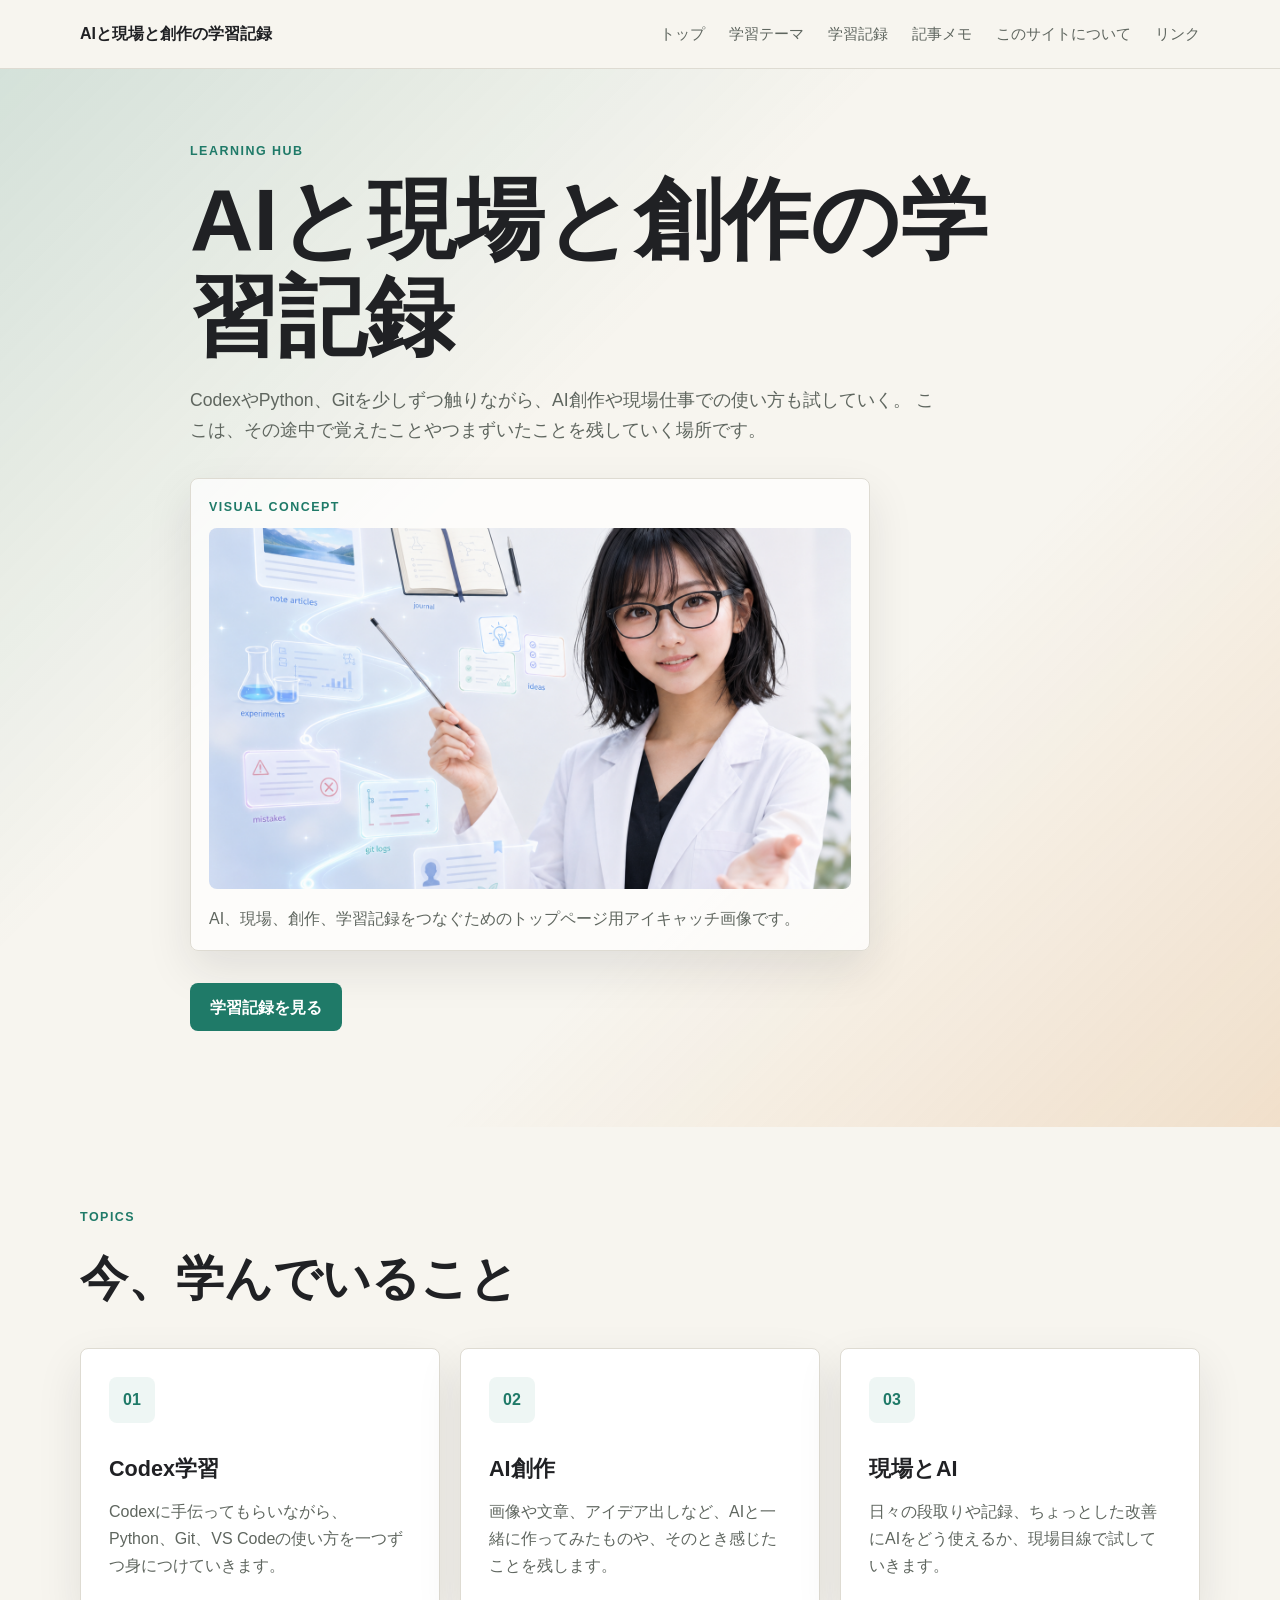
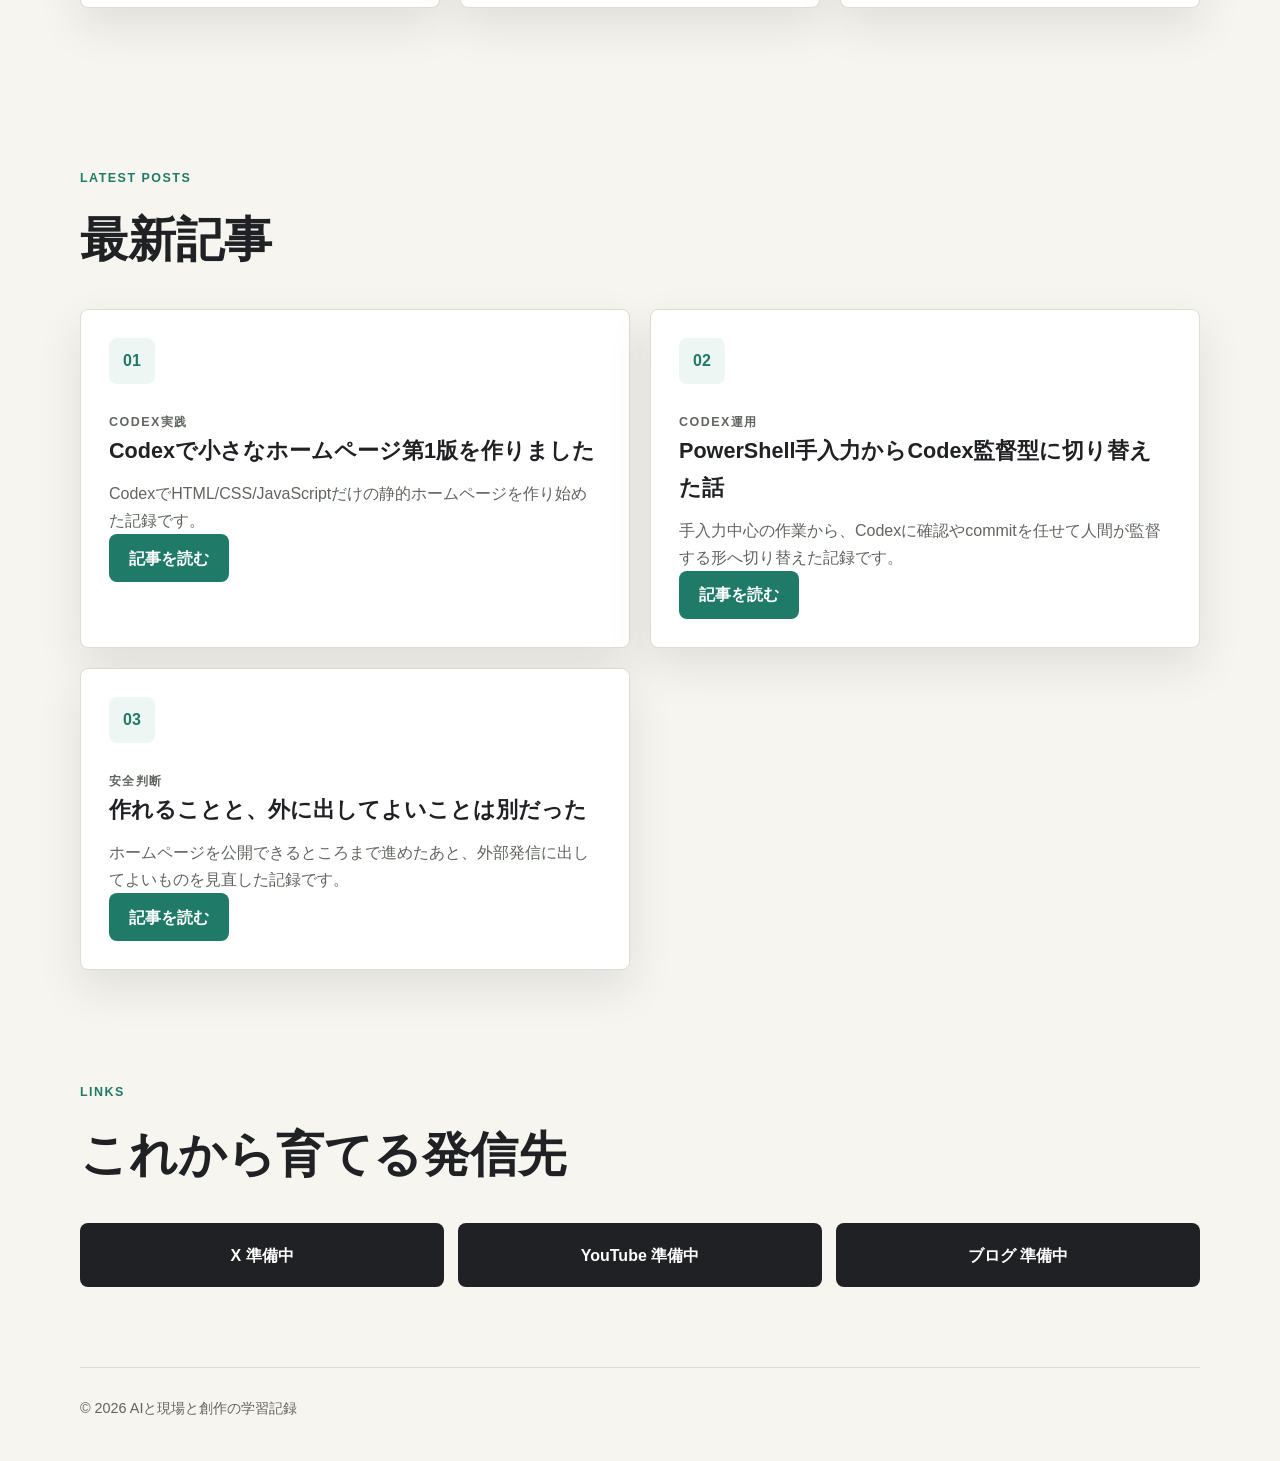
<file: index.html>
<!DOCTYPE html>
<html lang="ja">
<head>
  <meta charset="UTF-8">
  <meta name="viewport" content="width=device-width, initial-scale=1.0">
  <title>AIと現場と創作の学習記録</title>
  <link rel="stylesheet" href="style.css">
</head>
<body>
  <header class="site-header">
    <nav class="nav" aria-label="メインナビゲーション">
      <a class="logo" href="#about">AIと現場と創作の学習記録</a>
      <button class="nav-toggle" type="button" aria-expanded="false" aria-controls="nav-links">
        <span class="nav-toggle-line"></span>
        <span class="nav-toggle-line"></span>
        <span class="nav-toggle-line"></span>
        <span class="sr-only">メニュー</span>
      </button>
      <ul class="nav-links" id="nav-links">
        <li><a href="index.html">トップ</a></li>
        <li><a href="#topics">学習テーマ</a></li>
        <li><a href="learning.html">学習記録</a></li>
        <li><a href="articles.html">記事メモ</a></li>
        <li><a href="about.html">このサイトについて</a></li>
        <li><a href="#links">リンク</a></li>
      </ul>
    </nav>
  </header>

  <main>
    <section class="hero" id="about">
      <div class="hero-content">
        <p class="eyebrow">Learning Hub</p>
        <h1>AIと現場と創作の学習記録</h1>
        <p class="lead">
          CodexやPython、Gitを少しずつ触りながら、AI創作や現場仕事での使い方も試していく。
          ここは、その途中で覚えたことやつまずいたことを残していく場所です。
        </p>
        <div class="hero-visual" aria-label="将来追加するメインビジュアルの仮枠">
          <div class="visual-card">
            <p class="eyebrow">Visual Concept</p>
            <img
              class="visual-image"
              src="assets/images/home-hero.png"
              alt="AI、現場、創作、学習記録をイメージしたトップページ用アイキャッチ"
            >
            <p class="visual-note">
              AI、現場、創作、学習記録をつなぐためのトップページ用アイキャッチ画像です。
            </p>
          </div>
        </div>
        <a class="primary-link" href="learning.html">学習記録を見る</a>
      </div>
    </section>

    <section class="section" id="topics" aria-labelledby="topics-title">
      <div class="section-heading">
        <p class="eyebrow">Topics</p>
        <h2 id="topics-title">今、学んでいること</h2>
      </div>

      <div class="card-grid">
        <article class="topic-card">
          <div class="card-icon">01</div>
          <h3>Codex学習</h3>
          <p>
            Codexに手伝ってもらいながら、Python、Git、VS Codeの使い方を一つずつ身につけていきます。
          </p>
        </article>

        <article class="topic-card">
          <div class="card-icon">02</div>
          <h3>AI創作</h3>
          <p>
            画像や文章、アイデア出しなど、AIと一緒に作ってみたものや、そのとき感じたことを残します。
          </p>
        </article>

        <article class="topic-card">
          <div class="card-icon">03</div>
          <h3>現場とAI</h3>
          <p>
            日々の段取りや記録、ちょっとした改善にAIをどう使えるか、現場目線で試していきます。
          </p>
        </article>
      </div>
    </section>

    <section class="section" aria-labelledby="latest-posts-title">
      <div class="section-heading">
        <p class="eyebrow">Latest Posts</p>
        <h2 id="latest-posts-title">最新記事</h2>
      </div>

      <div class="card-grid learning-grid">
        <article class="topic-card">
          <div class="card-icon">01</div>
          <p class="eyebrow">Codex実践</p>
          <h3>Codexで小さなホームページ第1版を作りました</h3>
          <p>
            CodexでHTML/CSS/JavaScriptだけの静的ホームページを作り始めた記録です。
          </p>
          <a class="primary-link" href="posts/homepage-first-version.html">記事を読む</a>
        </article>

        <article class="topic-card">
          <div class="card-icon">02</div>
          <p class="eyebrow">Codex運用</p>
          <h3>PowerShell手入力からCodex監督型に切り替えた話</h3>
          <p>
            手入力中心の作業から、Codexに確認やcommitを任せて人間が監督する形へ切り替えた記録です。
          </p>
          <a class="primary-link" href="posts/codex-supervision-workflow.html">記事を読む</a>
        </article>

        <article class="topic-card">
          <div class="card-icon">03</div>
          <p class="eyebrow">安全判断</p>
          <h3>作れることと、外に出してよいことは別だった</h3>
          <p>
            ホームページを公開できるところまで進めたあと、外部発信に出してよいものを見直した記録です。
          </p>
          <a class="primary-link" href="posts/building-and-sharing-are-different.html">記事を読む</a>
        </article>
      </div>
    </section>

    <section class="section link-section" id="links" aria-labelledby="links-title">
      <div class="section-heading">
        <p class="eyebrow">Links</p>
        <h2 id="links-title">これから育てる発信先</h2>
      </div>

      <div class="link-list">
        <a href="#links" aria-disabled="true">X 準備中</a>
        <a href="#links" aria-disabled="true">YouTube 準備中</a>
        <a href="#links" aria-disabled="true">ブログ 準備中</a>
      </div>
    </section>
  </main>

  <footer class="site-footer">
    <p>&copy; 2026 AIと現場と創作の学習記録</p>
  </footer>

  <script src="script.js"></script>
</body>
</html>
</file>
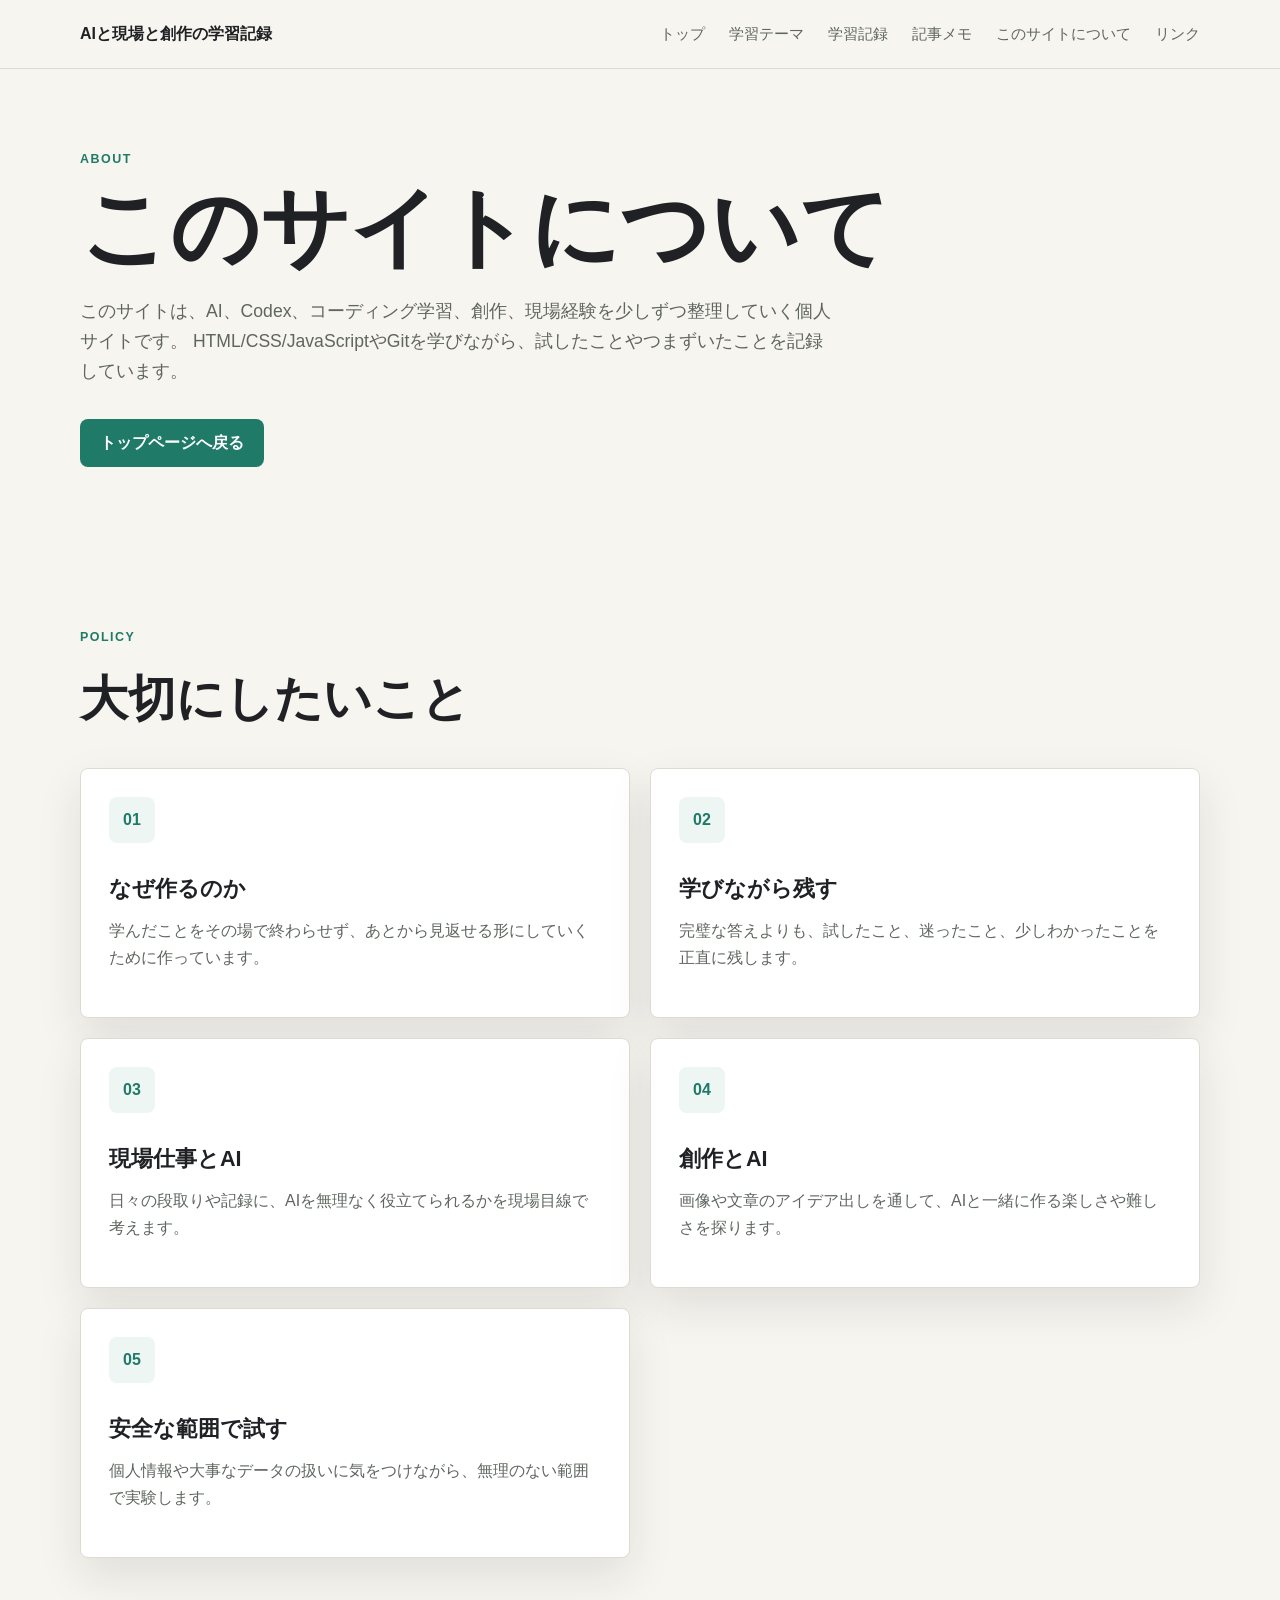
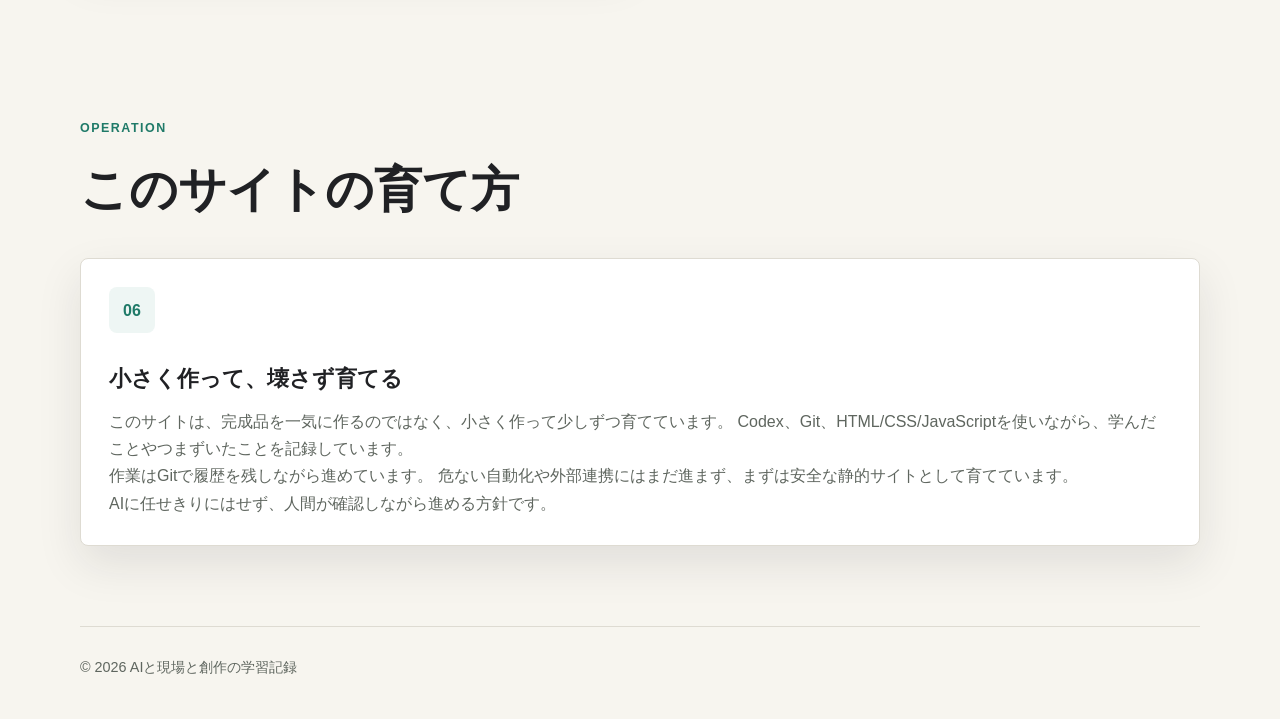
<file: about.html>
<!DOCTYPE html>
<html lang="ja">
<head>
  <meta charset="UTF-8">
  <meta name="viewport" content="width=device-width, initial-scale=1.0">
  <title>このサイトについて | AIと現場と創作の学習記録</title>
  <link rel="stylesheet" href="style.css">
</head>
<body>
  <header class="site-header">
    <nav class="nav" aria-label="メインナビゲーション">
      <a class="logo" href="index.html#about">AIと現場と創作の学習記録</a>
      <button class="nav-toggle" type="button" aria-expanded="false" aria-controls="nav-links">
        <span class="nav-toggle-line"></span>
        <span class="nav-toggle-line"></span>
        <span class="nav-toggle-line"></span>
        <span class="sr-only">メニュー</span>
      </button>
      <ul class="nav-links" id="nav-links">
        <li><a href="index.html">トップ</a></li>
        <li><a href="index.html#topics">学習テーマ</a></li>
        <li><a href="learning.html">学習記録</a></li>
        <li><a href="articles.html">記事メモ</a></li>
        <li><a href="about.html">このサイトについて</a></li>
        <li><a href="index.html#links">リンク</a></li>
      </ul>
    </nav>
  </header>

  <main>
    <section class="section page-intro">
      <p class="eyebrow">About</p>
      <h1>このサイトについて</h1>
      <p class="lead">
        このサイトは、AI、Codex、コーディング学習、創作、現場経験を少しずつ整理していく個人サイトです。
        HTML/CSS/JavaScriptやGitを学びながら、試したことやつまずいたことを記録しています。
      </p>
      <a class="primary-link" href="index.html#about">トップページへ戻る</a>
    </section>

    <section class="section" aria-labelledby="about-title">
      <div class="section-heading">
        <p class="eyebrow">Policy</p>
        <h2 id="about-title">大切にしたいこと</h2>
      </div>

      <div class="card-grid learning-grid">
        <article class="topic-card">
          <div class="card-icon">01</div>
          <h3>なぜ作るのか</h3>
          <p>
            学んだことをその場で終わらせず、あとから見返せる形にしていくために作っています。
          </p>
        </article>

        <article class="topic-card">
          <div class="card-icon">02</div>
          <h3>学びながら残す</h3>
          <p>
            完璧な答えよりも、試したこと、迷ったこと、少しわかったことを正直に残します。
          </p>
        </article>

        <article class="topic-card">
          <div class="card-icon">03</div>
          <h3>現場仕事とAI</h3>
          <p>
            日々の段取りや記録に、AIを無理なく役立てられるかを現場目線で考えます。
          </p>
        </article>

        <article class="topic-card">
          <div class="card-icon">04</div>
          <h3>創作とAI</h3>
          <p>
            画像や文章のアイデア出しを通して、AIと一緒に作る楽しさや難しさを探ります。
          </p>
        </article>

        <article class="topic-card">
          <div class="card-icon">05</div>
          <h3>安全な範囲で試す</h3>
          <p>
            個人情報や大事なデータの扱いに気をつけながら、無理のない範囲で実験します。
          </p>
        </article>
      </div>
    </section>

    <section class="section" aria-labelledby="operation-title">
      <div class="section-heading">
        <p class="eyebrow">Operation</p>
        <h2 id="operation-title">このサイトの育て方</h2>
      </div>

      <article class="topic-card">
        <div class="card-icon">06</div>
        <h3>小さく作って、壊さず育てる</h3>
        <p>
          このサイトは、完成品を一気に作るのではなく、小さく作って少しずつ育てています。
          Codex、Git、HTML/CSS/JavaScriptを使いながら、学んだことやつまずいたことを記録しています。
        </p>
        <p>
          作業はGitで履歴を残しながら進めています。
          危ない自動化や外部連携にはまだ進まず、まずは安全な静的サイトとして育てています。
        </p>
        <p>
          AIに任せきりにはせず、人間が確認しながら進める方針です。
        </p>
      </article>
    </section>
  </main>

  <footer class="site-footer">
    <p>&copy; 2026 AIと現場と創作の学習記録</p>
  </footer>

  <script src="script.js"></script>
</body>
</html>
</file>
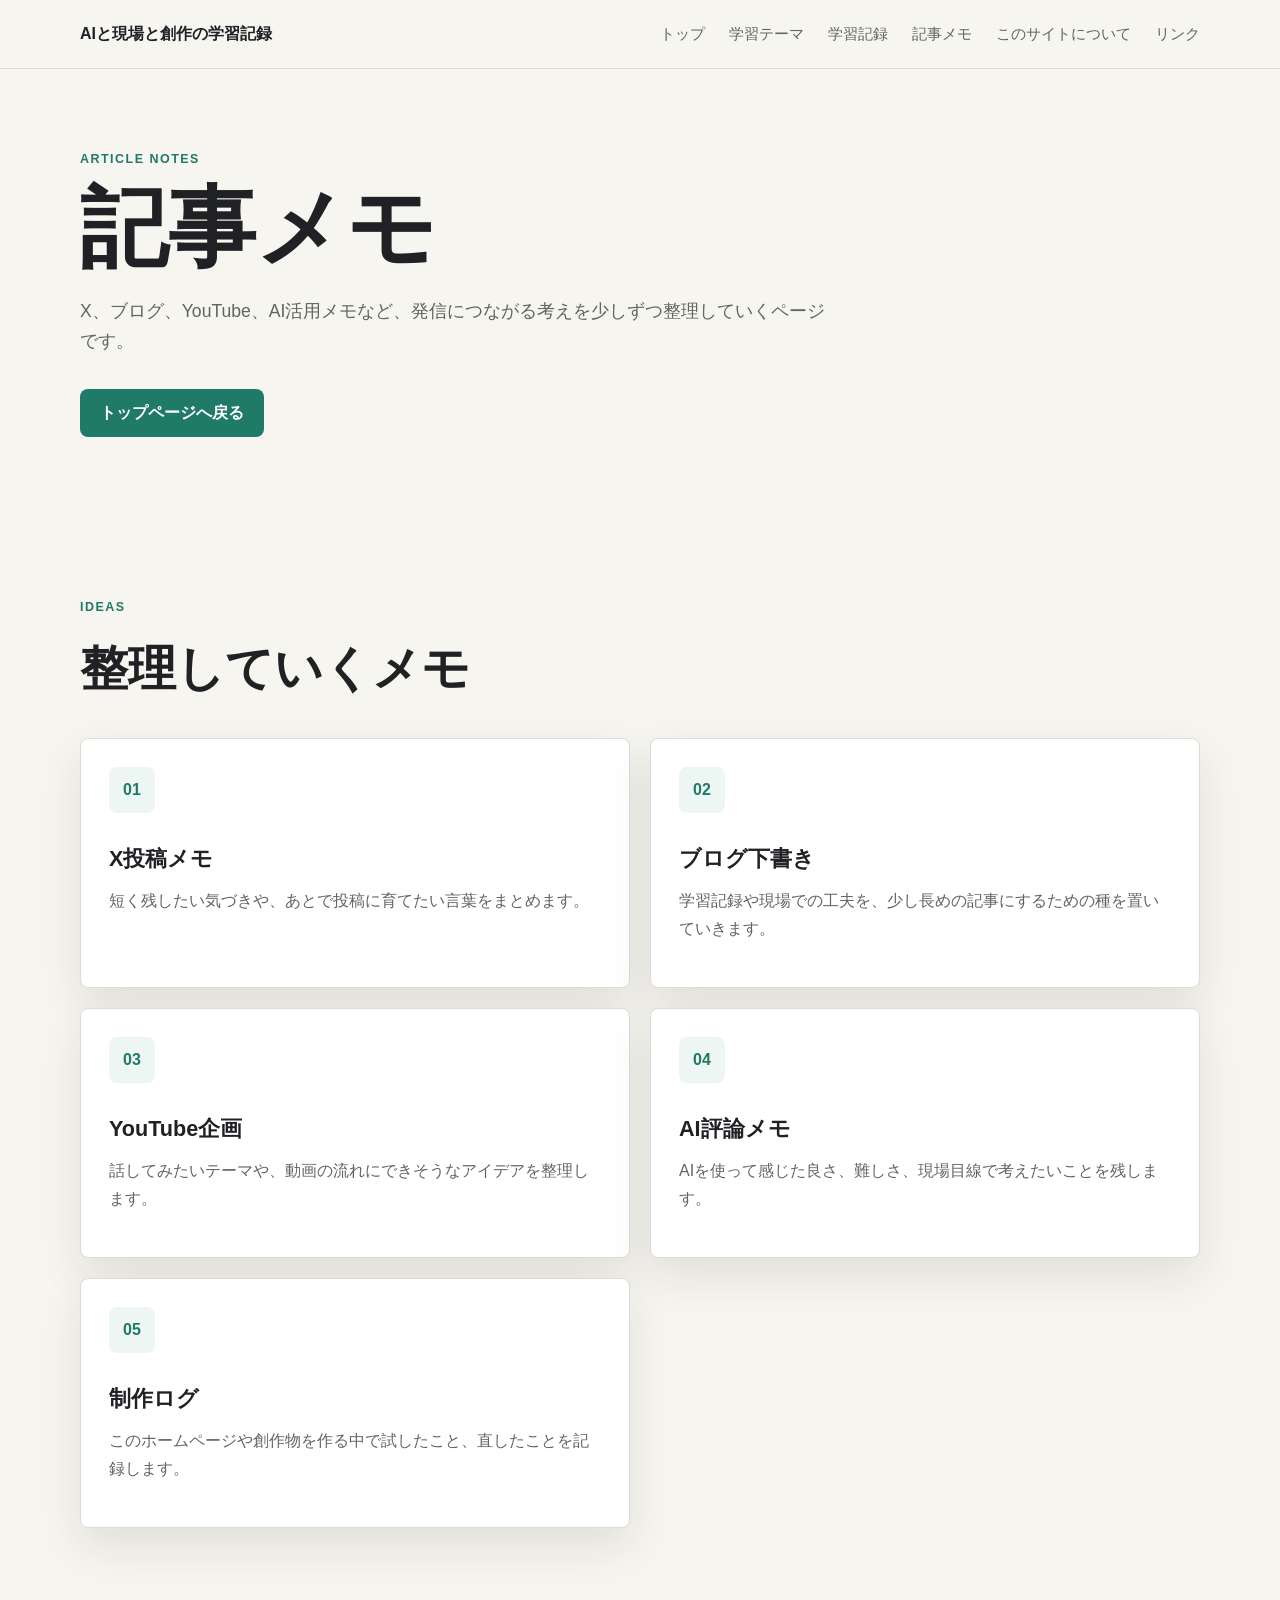
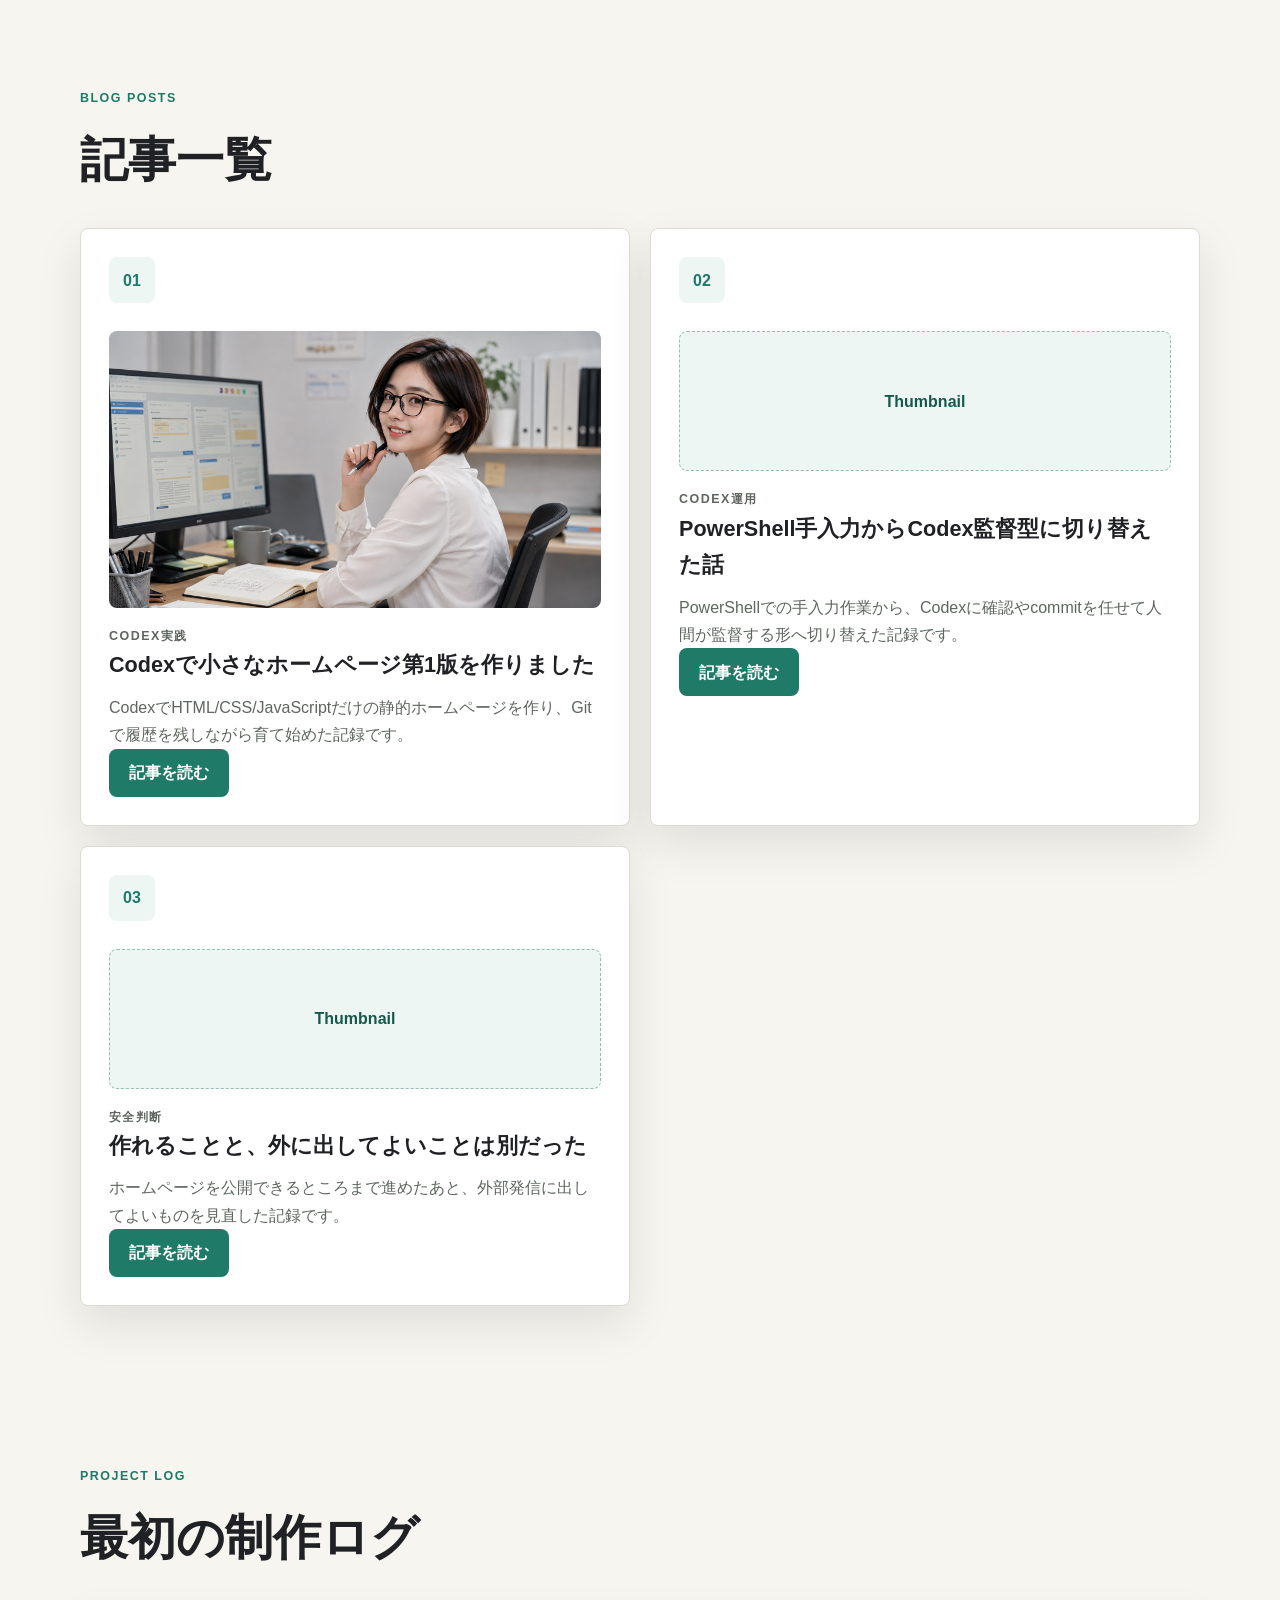
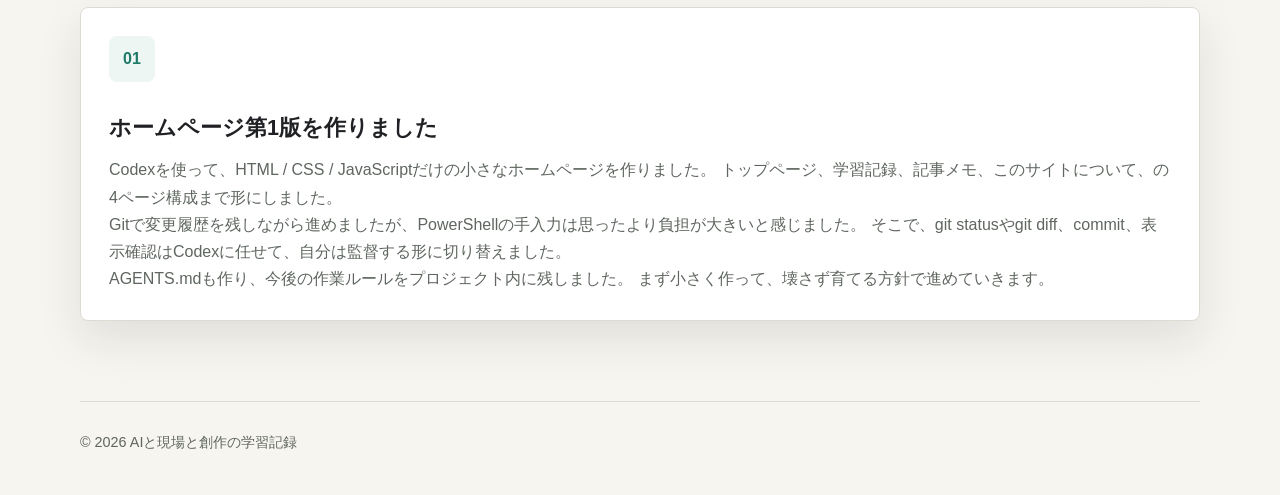
<file: articles.html>
<!DOCTYPE html>
<html lang="ja">
<head>
  <meta charset="UTF-8">
  <meta name="viewport" content="width=device-width, initial-scale=1.0">
  <title>記事メモ | AIと現場と創作の学習記録</title>
  <link rel="stylesheet" href="style.css">
</head>
<body>
  <header class="site-header">
    <nav class="nav" aria-label="メインナビゲーション">
      <a class="logo" href="index.html#about">AIと現場と創作の学習記録</a>
      <button class="nav-toggle" type="button" aria-expanded="false" aria-controls="nav-links">
        <span class="nav-toggle-line"></span>
        <span class="nav-toggle-line"></span>
        <span class="nav-toggle-line"></span>
        <span class="sr-only">メニュー</span>
      </button>
      <ul class="nav-links" id="nav-links">
        <li><a href="index.html">トップ</a></li>
        <li><a href="index.html#topics">学習テーマ</a></li>
        <li><a href="learning.html">学習記録</a></li>
        <li><a href="articles.html">記事メモ</a></li>
        <li><a href="about.html">このサイトについて</a></li>
        <li><a href="index.html#links">リンク</a></li>
      </ul>
    </nav>
  </header>

  <main>
    <section class="section page-intro">
      <p class="eyebrow">Article Notes</p>
      <h1>記事メモ</h1>
      <p class="lead">
        X、ブログ、YouTube、AI活用メモなど、発信につながる考えを少しずつ整理していくページです。
      </p>
      <a class="primary-link" href="index.html#about">トップページへ戻る</a>
    </section>

    <section class="section" aria-labelledby="articles-title">
      <div class="section-heading">
        <p class="eyebrow">Ideas</p>
        <h2 id="articles-title">整理していくメモ</h2>
      </div>

      <div class="card-grid learning-grid">
        <article class="topic-card">
          <div class="card-icon">01</div>
          <h3>X投稿メモ</h3>
          <p>
            短く残したい気づきや、あとで投稿に育てたい言葉をまとめます。
          </p>
        </article>

        <article class="topic-card">
          <div class="card-icon">02</div>
          <h3>ブログ下書き</h3>
          <p>
            学習記録や現場での工夫を、少し長めの記事にするための種を置いていきます。
          </p>
        </article>

        <article class="topic-card">
          <div class="card-icon">03</div>
          <h3>YouTube企画</h3>
          <p>
            話してみたいテーマや、動画の流れにできそうなアイデアを整理します。
          </p>
        </article>

        <article class="topic-card">
          <div class="card-icon">04</div>
          <h3>AI評論メモ</h3>
          <p>
            AIを使って感じた良さ、難しさ、現場目線で考えたいことを残します。
          </p>
        </article>

        <article class="topic-card">
          <div class="card-icon">05</div>
          <h3>制作ログ</h3>
          <p>
            このホームページや創作物を作る中で試したこと、直したことを記録します。
          </p>
        </article>
      </div>
    </section>

    <section class="section" aria-labelledby="post-list-title">
      <div class="section-heading">
        <p class="eyebrow">Blog Posts</p>
        <h2 id="post-list-title">記事一覧</h2>
      </div>

      <div class="card-grid learning-grid">
        <article class="topic-card">
          <div class="card-icon">01</div>
          <img
            class="post-thumbnail-image"
            src="assets/images/post-homepage-first-version.png"
            alt="Codexで小さなホームページ第1版を作った記録のサムネイル"
          >
          <p class="eyebrow">Codex実践</p>
          <h3>Codexで小さなホームページ第1版を作りました</h3>
          <p>
            CodexでHTML/CSS/JavaScriptだけの静的ホームページを作り、Gitで履歴を残しながら育て始めた記録です。
          </p>
          <a class="primary-link" href="posts/homepage-first-version.html">記事を読む</a>
        </article>

        <article class="topic-card">
          <div class="card-icon">02</div>
          <div class="post-thumbnail-placeholder" aria-label="記事サムネイル画像の仮枠">
            <span>Thumbnail</span>
          </div>
          <p class="eyebrow">Codex運用</p>
          <h3>PowerShell手入力からCodex監督型に切り替えた話</h3>
          <p>
            PowerShellでの手入力作業から、Codexに確認やcommitを任せて人間が監督する形へ切り替えた記録です。
          </p>
          <a class="primary-link" href="posts/codex-supervision-workflow.html">記事を読む</a>
        </article>

        <article class="topic-card">
          <div class="card-icon">03</div>
          <div class="post-thumbnail-placeholder" aria-label="記事サムネイル画像の仮枠">
            <span>Thumbnail</span>
          </div>
          <p class="eyebrow">安全判断</p>
          <h3>作れることと、外に出してよいことは別だった</h3>
          <p>
            ホームページを公開できるところまで進めたあと、外部発信に出してよいものを見直した記録です。
          </p>
          <a class="primary-link" href="posts/building-and-sharing-are-different.html">記事を読む</a>
        </article>
      </div>
    </section>

    <section class="section" aria-labelledby="first-log-title">
      <div class="section-heading">
        <p class="eyebrow">Project Log</p>
        <h2 id="first-log-title">最初の制作ログ</h2>
      </div>

      <article class="topic-card">
        <div class="card-icon">01</div>
        <h3>ホームページ第1版を作りました</h3>
        <p>
          Codexを使って、HTML / CSS / JavaScriptだけの小さなホームページを作りました。
          トップページ、学習記録、記事メモ、このサイトについて、の4ページ構成まで形にしました。
        </p>
        <p>
          Gitで変更履歴を残しながら進めましたが、PowerShellの手入力は思ったより負担が大きいと感じました。
          そこで、git statusやgit diff、commit、表示確認はCodexに任せて、自分は監督する形に切り替えました。
        </p>
        <p>
          AGENTS.mdも作り、今後の作業ルールをプロジェクト内に残しました。
          まず小さく作って、壊さず育てる方針で進めていきます。
        </p>
      </article>
    </section>
  </main>

  <footer class="site-footer">
    <p>&copy; 2026 AIと現場と創作の学習記録</p>
  </footer>

  <script src="script.js"></script>
</body>
</html>
</file>
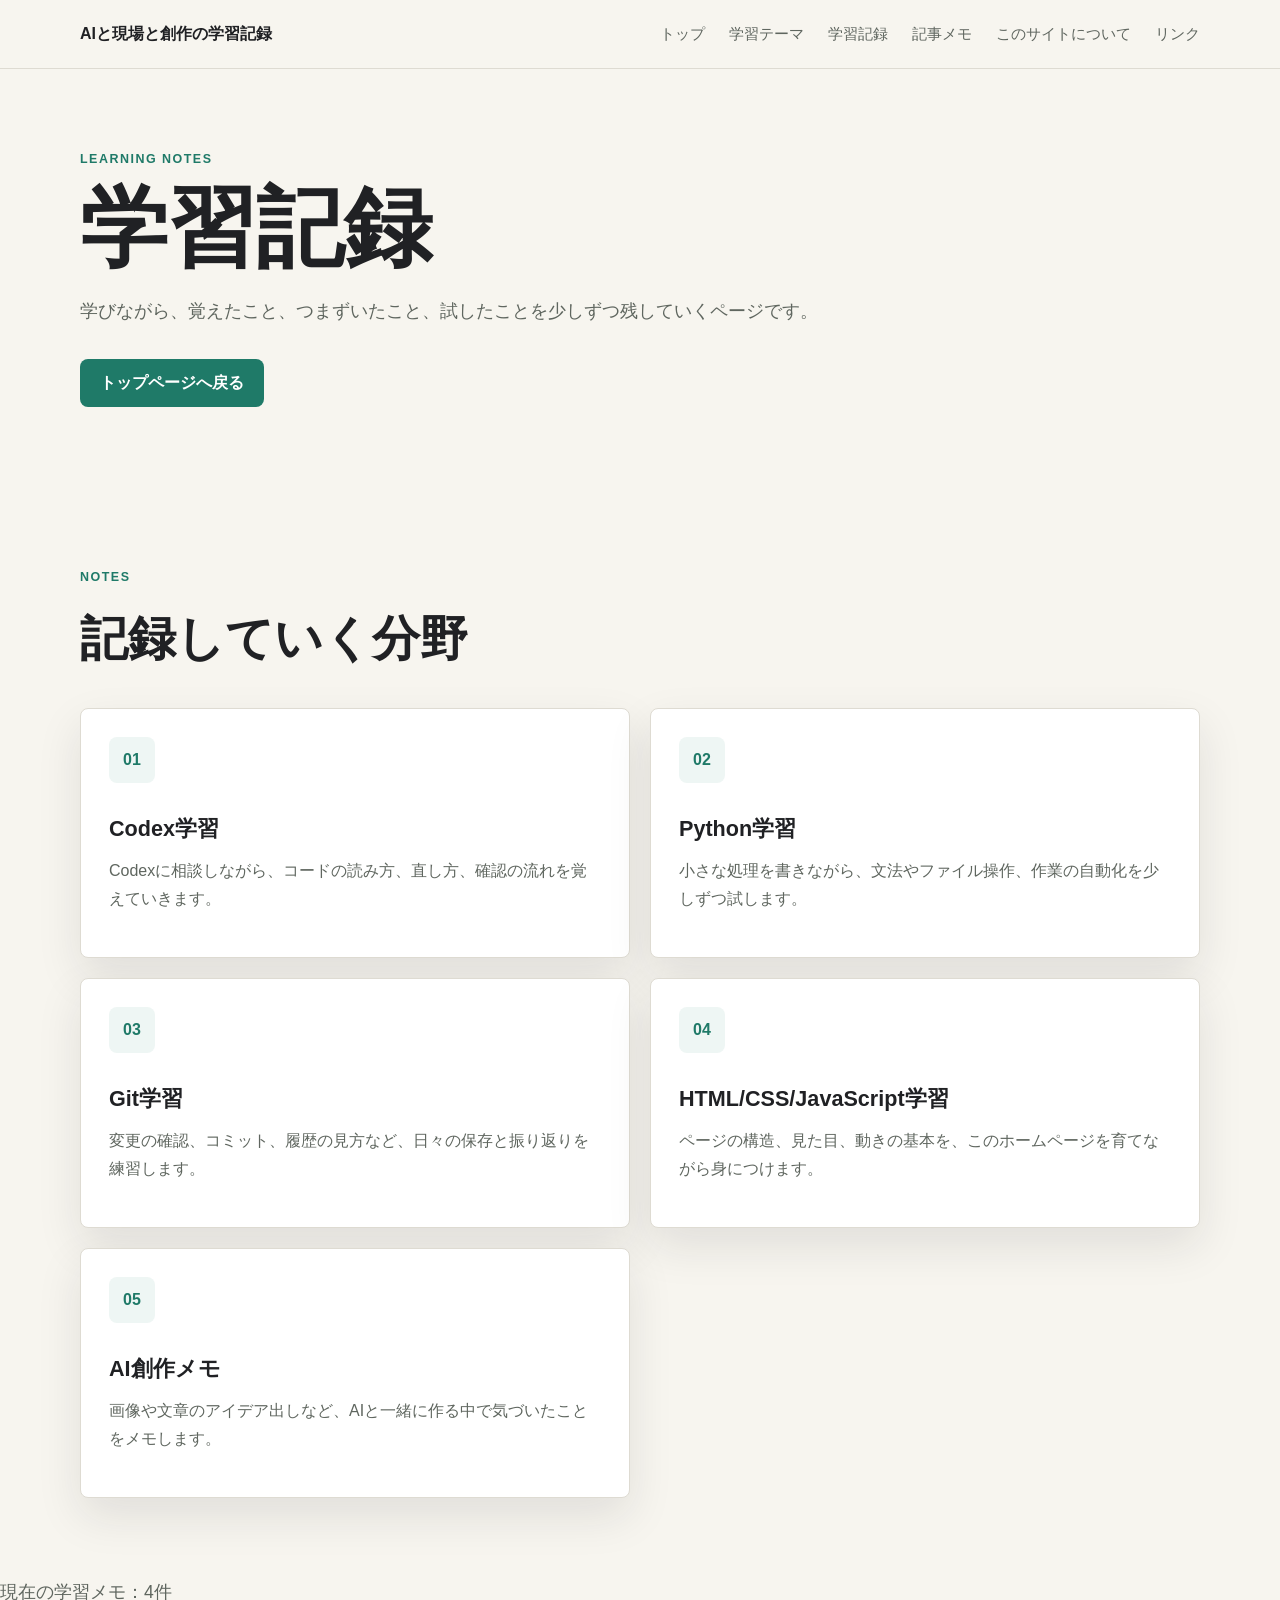
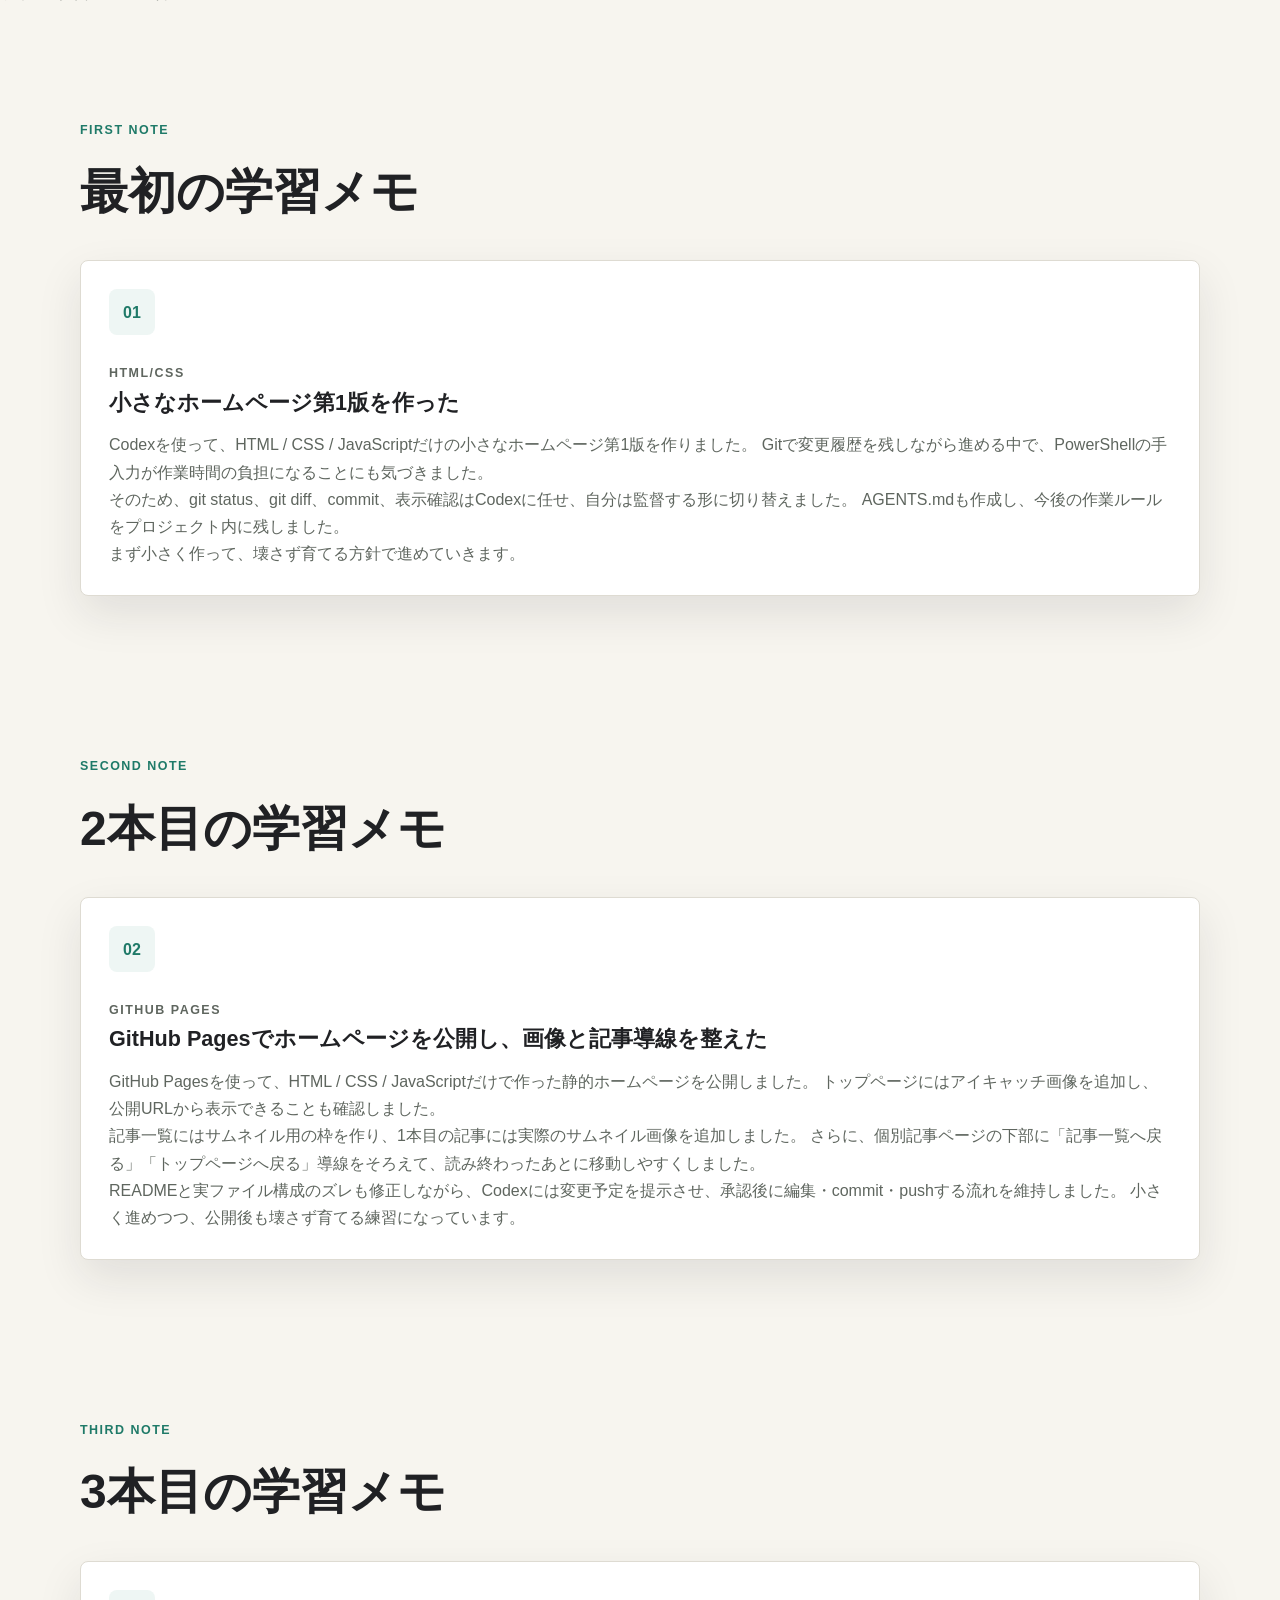
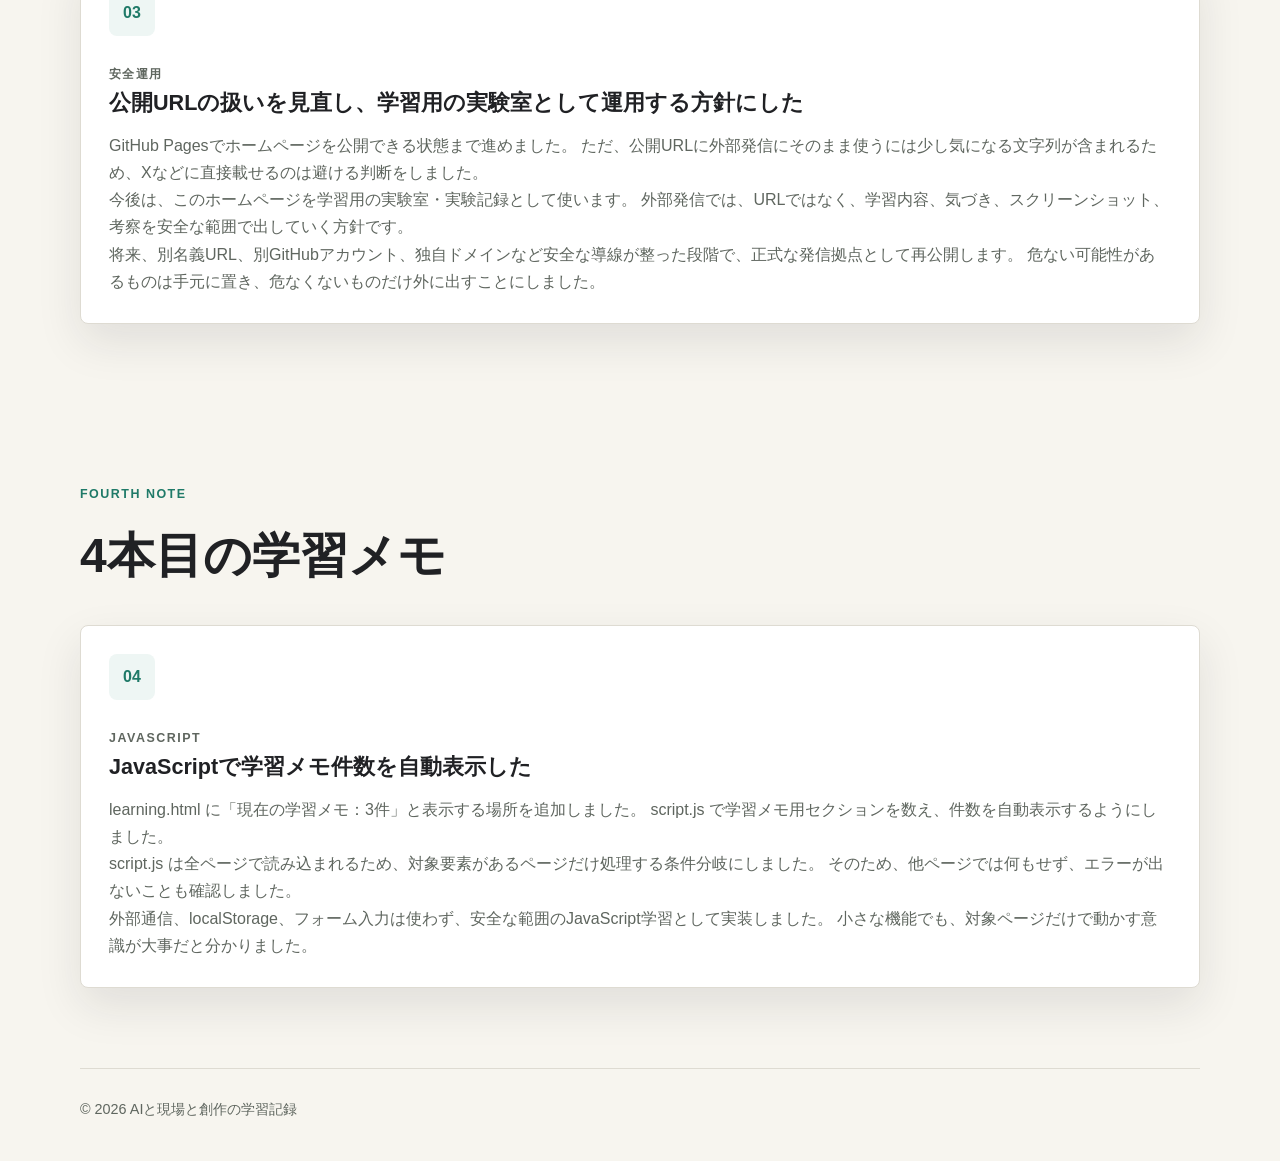
<file: learning.html>
<!DOCTYPE html>
<html lang="ja">
<head>
  <meta charset="UTF-8">
  <meta name="viewport" content="width=device-width, initial-scale=1.0">
  <title>学習記録 | AIと現場と創作の学習記録</title>
  <link rel="stylesheet" href="style.css">
</head>
<body>
  <header class="site-header">
    <nav class="nav" aria-label="メインナビゲーション">
      <a class="logo" href="index.html#about">AIと現場と創作の学習記録</a>
      <button class="nav-toggle" type="button" aria-expanded="false" aria-controls="nav-links">
        <span class="nav-toggle-line"></span>
        <span class="nav-toggle-line"></span>
        <span class="nav-toggle-line"></span>
        <span class="sr-only">メニュー</span>
      </button>
      <ul class="nav-links" id="nav-links">
        <li><a href="index.html">トップ</a></li>
        <li><a href="index.html#topics">学習テーマ</a></li>
        <li><a href="learning.html">学習記録</a></li>
        <li><a href="articles.html">記事メモ</a></li>
        <li><a href="about.html">このサイトについて</a></li>
        <li><a href="index.html#links">リンク</a></li>
      </ul>
    </nav>
  </header>

  <main>
    <section class="section page-intro">
      <p class="eyebrow">Learning Notes</p>
      <h1>学習記録</h1>
      <p class="lead">
        学びながら、覚えたこと、つまずいたこと、試したことを少しずつ残していくページです。
      </p>
      <a class="primary-link" href="index.html#about">トップページへ戻る</a>
    </section>

    <section class="section" aria-labelledby="learning-title">
      <div class="section-heading">
        <p class="eyebrow">Notes</p>
        <h2 id="learning-title">記録していく分野</h2>
      </div>

      <div class="card-grid learning-grid">
        <article class="topic-card">
          <div class="card-icon">01</div>
          <h3>Codex学習</h3>
          <p>
            Codexに相談しながら、コードの読み方、直し方、確認の流れを覚えていきます。
          </p>
        </article>

        <article class="topic-card">
          <div class="card-icon">02</div>
          <h3>Python学習</h3>
          <p>
            小さな処理を書きながら、文法やファイル操作、作業の自動化を少しずつ試します。
          </p>
        </article>

        <article class="topic-card">
          <div class="card-icon">03</div>
          <h3>Git学習</h3>
          <p>
            変更の確認、コミット、履歴の見方など、日々の保存と振り返りを練習します。
          </p>
        </article>

        <article class="topic-card">
          <div class="card-icon">04</div>
          <h3>HTML/CSS/JavaScript学習</h3>
          <p>
            ページの構造、見た目、動きの基本を、このホームページを育てながら身につけます。
          </p>
        </article>

        <article class="topic-card">
          <div class="card-icon">05</div>
          <h3>AI創作メモ</h3>
          <p>
            画像や文章のアイデア出しなど、AIと一緒に作る中で気づいたことをメモします。
          </p>
        </article>
      </div>
    </section>

    <p class="lead" id="learning-note-count">現在の学習メモ：読み込み中</p>

    <section class="section" aria-labelledby="first-note-title">
      <div class="section-heading">
        <p class="eyebrow">First Note</p>
        <h2 id="first-note-title">最初の学習メモ</h2>
      </div>

      <article class="topic-card">
        <div class="card-icon">01</div>
        <p class="eyebrow">HTML/CSS</p>
        <h3>小さなホームページ第1版を作った</h3>
        <p>
          Codexを使って、HTML / CSS / JavaScriptだけの小さなホームページ第1版を作りました。
          Gitで変更履歴を残しながら進める中で、PowerShellの手入力が作業時間の負担になることにも気づきました。
        </p>
        <p>
          そのため、git status、git diff、commit、表示確認はCodexに任せ、自分は監督する形に切り替えました。
          AGENTS.mdも作成し、今後の作業ルールをプロジェクト内に残しました。
        </p>
        <p>
          まず小さく作って、壊さず育てる方針で進めていきます。
        </p>
      </article>
    </section>

    <section class="section" aria-labelledby="second-note-title">
      <div class="section-heading">
        <p class="eyebrow">Second Note</p>
        <h2 id="second-note-title">2本目の学習メモ</h2>
      </div>

      <article class="topic-card">
        <div class="card-icon">02</div>
        <p class="eyebrow">GitHub Pages</p>
        <h3>GitHub Pagesでホームページを公開し、画像と記事導線を整えた</h3>
        <p>
          GitHub Pagesを使って、HTML / CSS / JavaScriptだけで作った静的ホームページを公開しました。
          トップページにはアイキャッチ画像を追加し、公開URLから表示できることも確認しました。
        </p>
        <p>
          記事一覧にはサムネイル用の枠を作り、1本目の記事には実際のサムネイル画像を追加しました。
          さらに、個別記事ページの下部に「記事一覧へ戻る」「トップページへ戻る」導線をそろえて、読み終わったあとに移動しやすくしました。
        </p>
        <p>
          READMEと実ファイル構成のズレも修正しながら、Codexには変更予定を提示させ、承認後に編集・commit・pushする流れを維持しました。
          小さく進めつつ、公開後も壊さず育てる練習になっています。
        </p>
      </article>
    </section>

    <section class="section" aria-labelledby="third-note-title">
      <div class="section-heading">
        <p class="eyebrow">Third Note</p>
        <h2 id="third-note-title">3本目の学習メモ</h2>
      </div>

      <article class="topic-card">
        <div class="card-icon">03</div>
        <p class="eyebrow">安全運用</p>
        <h3>公開URLの扱いを見直し、学習用の実験室として運用する方針にした</h3>
        <p>
          GitHub Pagesでホームページを公開できる状態まで進めました。
          ただ、公開URLに外部発信にそのまま使うには少し気になる文字列が含まれるため、Xなどに直接載せるのは避ける判断をしました。
        </p>
        <p>
          今後は、このホームページを学習用の実験室・実験記録として使います。
          外部発信では、URLではなく、学習内容、気づき、スクリーンショット、考察を安全な範囲で出していく方針です。
        </p>
        <p>
          将来、別名義URL、別GitHubアカウント、独自ドメインなど安全な導線が整った段階で、正式な発信拠点として再公開します。
          危ない可能性があるものは手元に置き、危なくないものだけ外に出すことにしました。
        </p>
      </article>
    </section>

    <section class="section" aria-labelledby="fourth-note-title">
      <div class="section-heading">
        <p class="eyebrow">Fourth Note</p>
        <h2 id="fourth-note-title">4本目の学習メモ</h2>
      </div>

      <article class="topic-card">
        <div class="card-icon">04</div>
        <p class="eyebrow">JavaScript</p>
        <h3>JavaScriptで学習メモ件数を自動表示した</h3>
        <p>
          learning.html に「現在の学習メモ：3件」と表示する場所を追加しました。
          script.js で学習メモ用セクションを数え、件数を自動表示するようにしました。
        </p>
        <p>
          script.js は全ページで読み込まれるため、対象要素があるページだけ処理する条件分岐にしました。
          そのため、他ページでは何もせず、エラーが出ないことも確認しました。
        </p>
        <p>
          外部通信、localStorage、フォーム入力は使わず、安全な範囲のJavaScript学習として実装しました。
          小さな機能でも、対象ページだけで動かす意識が大事だと分かりました。
        </p>
      </article>
    </section>
  </main>

  <footer class="site-footer">
    <p>&copy; 2026 AIと現場と創作の学習記録</p>
  </footer>

  <script src="script.js?v=learning-note-count"></script>
</body>
</html>
</file>
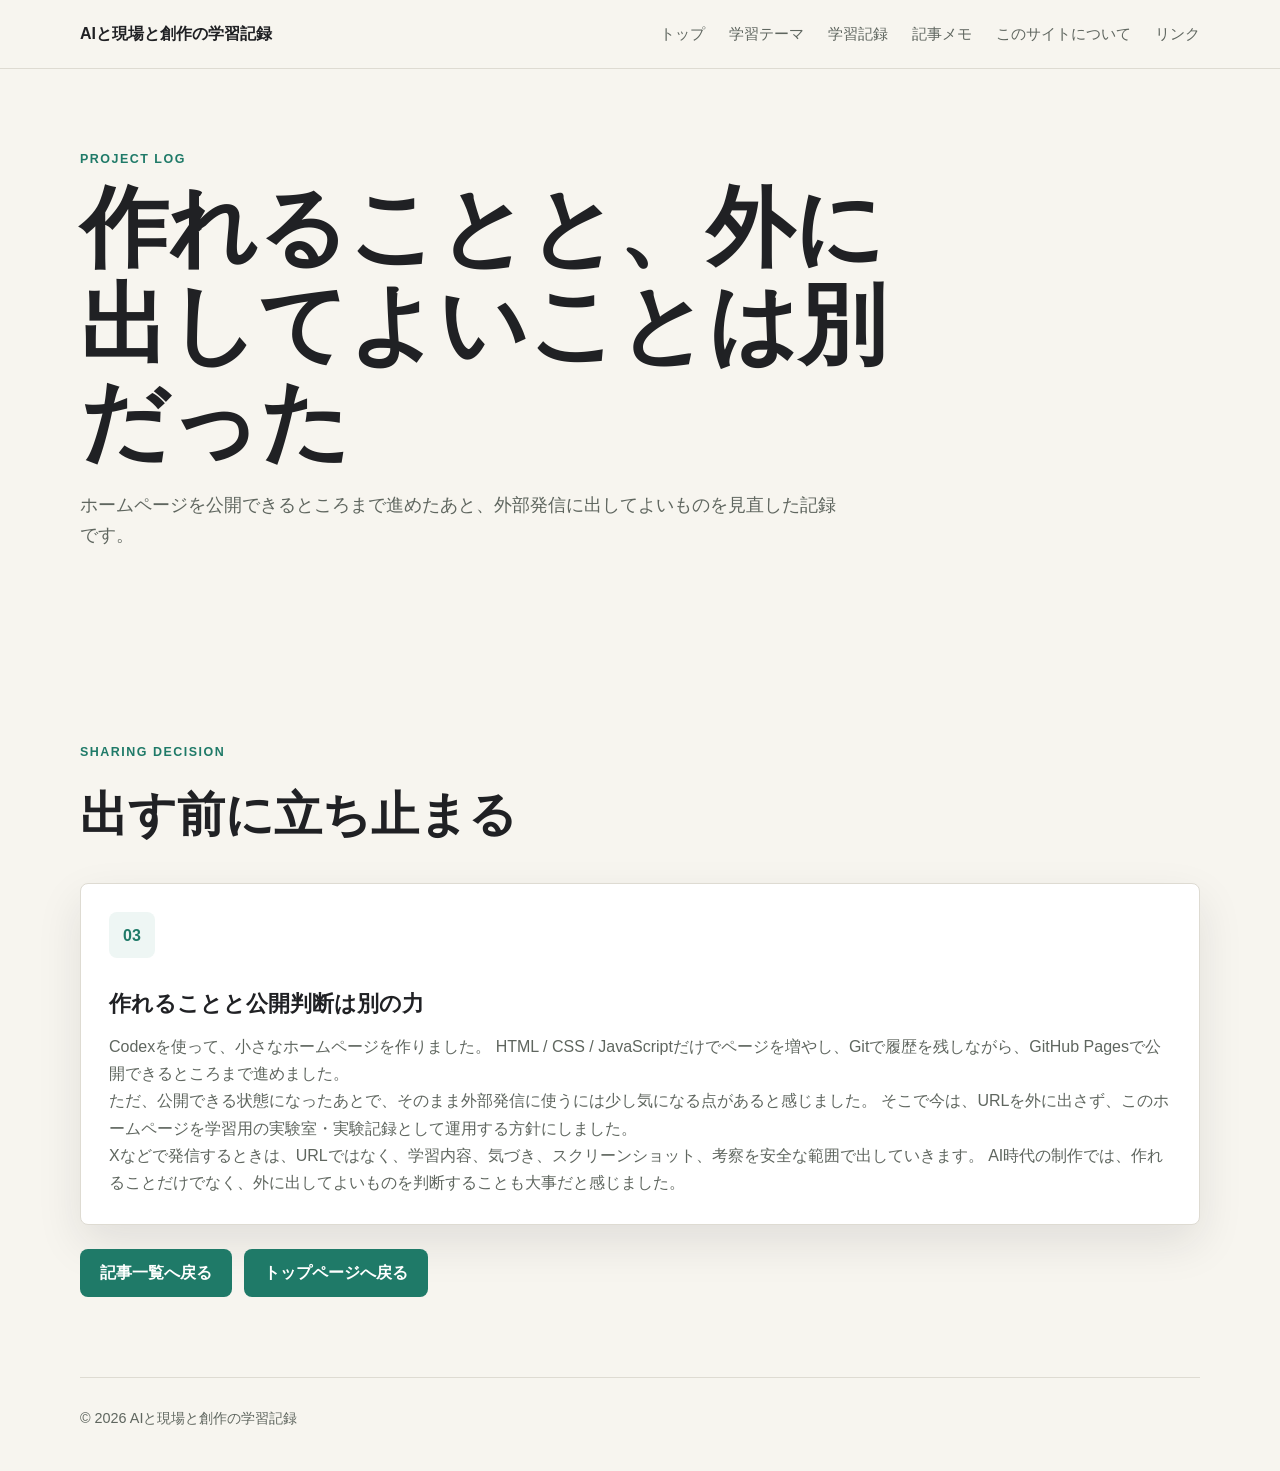
<file: posts/building-and-sharing-are-different.html>
<!DOCTYPE html>
<html lang="ja">
<head>
  <meta charset="UTF-8">
  <meta name="viewport" content="width=device-width, initial-scale=1.0">
  <title>作れることと、外に出してよいことは別だった | AIと現場と創作の学習記録</title>
  <link rel="stylesheet" href="../style.css">
</head>
<body>
  <header class="site-header">
    <nav class="nav" aria-label="メインナビゲーション">
      <a class="logo" href="../index.html">AIと現場と創作の学習記録</a>
      <button class="nav-toggle" type="button" aria-expanded="false" aria-controls="nav-links">
        <span class="nav-toggle-line"></span>
        <span class="nav-toggle-line"></span>
        <span class="nav-toggle-line"></span>
        <span class="sr-only">メニュー</span>
      </button>
      <ul class="nav-links" id="nav-links">
        <li><a href="../index.html">トップ</a></li>
        <li><a href="../index.html#topics">学習テーマ</a></li>
        <li><a href="../learning.html">学習記録</a></li>
        <li><a href="../articles.html">記事メモ</a></li>
        <li><a href="../about.html">このサイトについて</a></li>
        <li><a href="../index.html#links">リンク</a></li>
      </ul>
    </nav>
  </header>

  <main>
    <section class="section page-intro">
      <p class="eyebrow">Project Log</p>
      <h1>作れることと、外に出してよいことは別だった</h1>
      <p class="lead">
        ホームページを公開できるところまで進めたあと、外部発信に出してよいものを見直した記録です。
      </p>
    </section>

    <section class="section" aria-labelledby="post-title">
      <div class="section-heading">
        <p class="eyebrow">Sharing Decision</p>
        <h2 id="post-title">出す前に立ち止まる</h2>
      </div>

      <article class="topic-card">
        <div class="card-icon">03</div>
        <h3>作れることと公開判断は別の力</h3>
        <p>
          Codexを使って、小さなホームページを作りました。
          HTML / CSS / JavaScriptだけでページを増やし、Gitで履歴を残しながら、GitHub Pagesで公開できるところまで進めました。
        </p>
        <p>
          ただ、公開できる状態になったあとで、そのまま外部発信に使うには少し気になる点があると感じました。
          そこで今は、URLを外に出さず、このホームページを学習用の実験室・実験記録として運用する方針にしました。
        </p>
        <p>
          Xなどで発信するときは、URLではなく、学習内容、気づき、スクリーンショット、考察を安全な範囲で出していきます。
          AI時代の制作では、作れることだけでなく、外に出してよいものを判断することも大事だと感じました。
        </p>
      </article>

      <div class="post-footer-nav">
        <a class="primary-link" href="../articles.html">記事一覧へ戻る</a>
        <a class="primary-link" href="../index.html">トップページへ戻る</a>
      </div>
    </section>
  </main>

  <footer class="site-footer">
    <p>&copy; 2026 AIと現場と創作の学習記録</p>
  </footer>

  <script src="../script.js"></script>
</body>
</html>
</file>
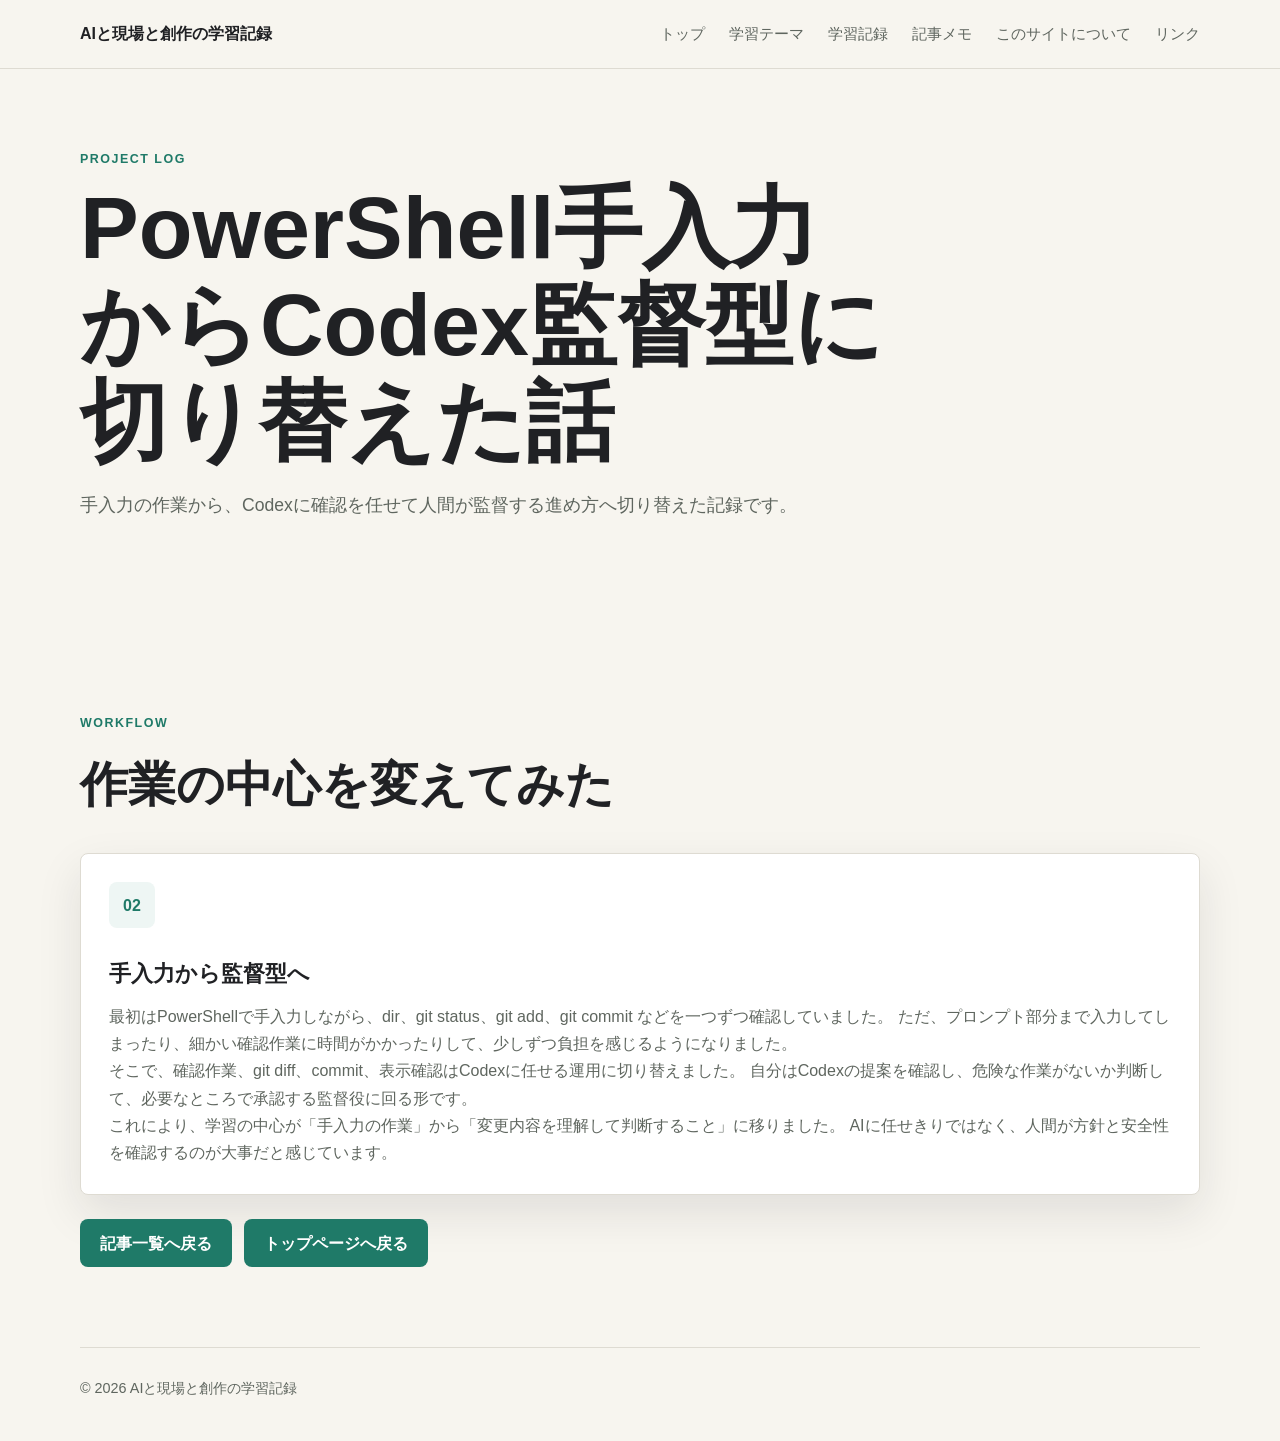
<file: posts/codex-supervision-workflow.html>
<!DOCTYPE html>
<html lang="ja">
<head>
  <meta charset="UTF-8">
  <meta name="viewport" content="width=device-width, initial-scale=1.0">
  <title>PowerShell手入力からCodex監督型に切り替えた話 | AIと現場と創作の学習記録</title>
  <link rel="stylesheet" href="../style.css">
</head>
<body>
  <header class="site-header">
    <nav class="nav" aria-label="メインナビゲーション">
      <a class="logo" href="../index.html">AIと現場と創作の学習記録</a>
      <button class="nav-toggle" type="button" aria-expanded="false" aria-controls="nav-links">
        <span class="nav-toggle-line"></span>
        <span class="nav-toggle-line"></span>
        <span class="nav-toggle-line"></span>
        <span class="sr-only">メニュー</span>
      </button>
      <ul class="nav-links" id="nav-links">
        <li><a href="../index.html">トップ</a></li>
        <li><a href="../index.html#topics">学習テーマ</a></li>
        <li><a href="../learning.html">学習記録</a></li>
        <li><a href="../articles.html">記事メモ</a></li>
        <li><a href="../about.html">このサイトについて</a></li>
        <li><a href="../index.html#links">リンク</a></li>
      </ul>
    </nav>
  </header>

  <main>
    <section class="section page-intro">
      <p class="eyebrow">Project Log</p>
      <h1>PowerShell手入力からCodex監督型に切り替えた話</h1>
      <p class="lead">
        手入力の作業から、Codexに確認を任せて人間が監督する進め方へ切り替えた記録です。
      </p>
    </section>

    <section class="section" aria-labelledby="post-title">
      <div class="section-heading">
        <p class="eyebrow">Workflow</p>
        <h2 id="post-title">作業の中心を変えてみた</h2>
      </div>

      <article class="topic-card">
        <div class="card-icon">02</div>
        <h3>手入力から監督型へ</h3>
        <p>
          最初はPowerShellで手入力しながら、dir、git status、git add、git commit などを一つずつ確認していました。
          ただ、プロンプト部分まで入力してしまったり、細かい確認作業に時間がかかったりして、少しずつ負担を感じるようになりました。
        </p>
        <p>
          そこで、確認作業、git diff、commit、表示確認はCodexに任せる運用に切り替えました。
          自分はCodexの提案を確認し、危険な作業がないか判断して、必要なところで承認する監督役に回る形です。
        </p>
        <p>
          これにより、学習の中心が「手入力の作業」から「変更内容を理解して判断すること」に移りました。
          AIに任せきりではなく、人間が方針と安全性を確認するのが大事だと感じています。
        </p>
      </article>

      <div class="post-footer-nav">
        <a class="primary-link" href="../articles.html">記事一覧へ戻る</a>
        <a class="primary-link" href="../index.html">トップページへ戻る</a>
      </div>
    </section>
  </main>

  <footer class="site-footer">
    <p>&copy; 2026 AIと現場と創作の学習記録</p>
  </footer>

  <script src="../script.js"></script>
</body>
</html>
</file>
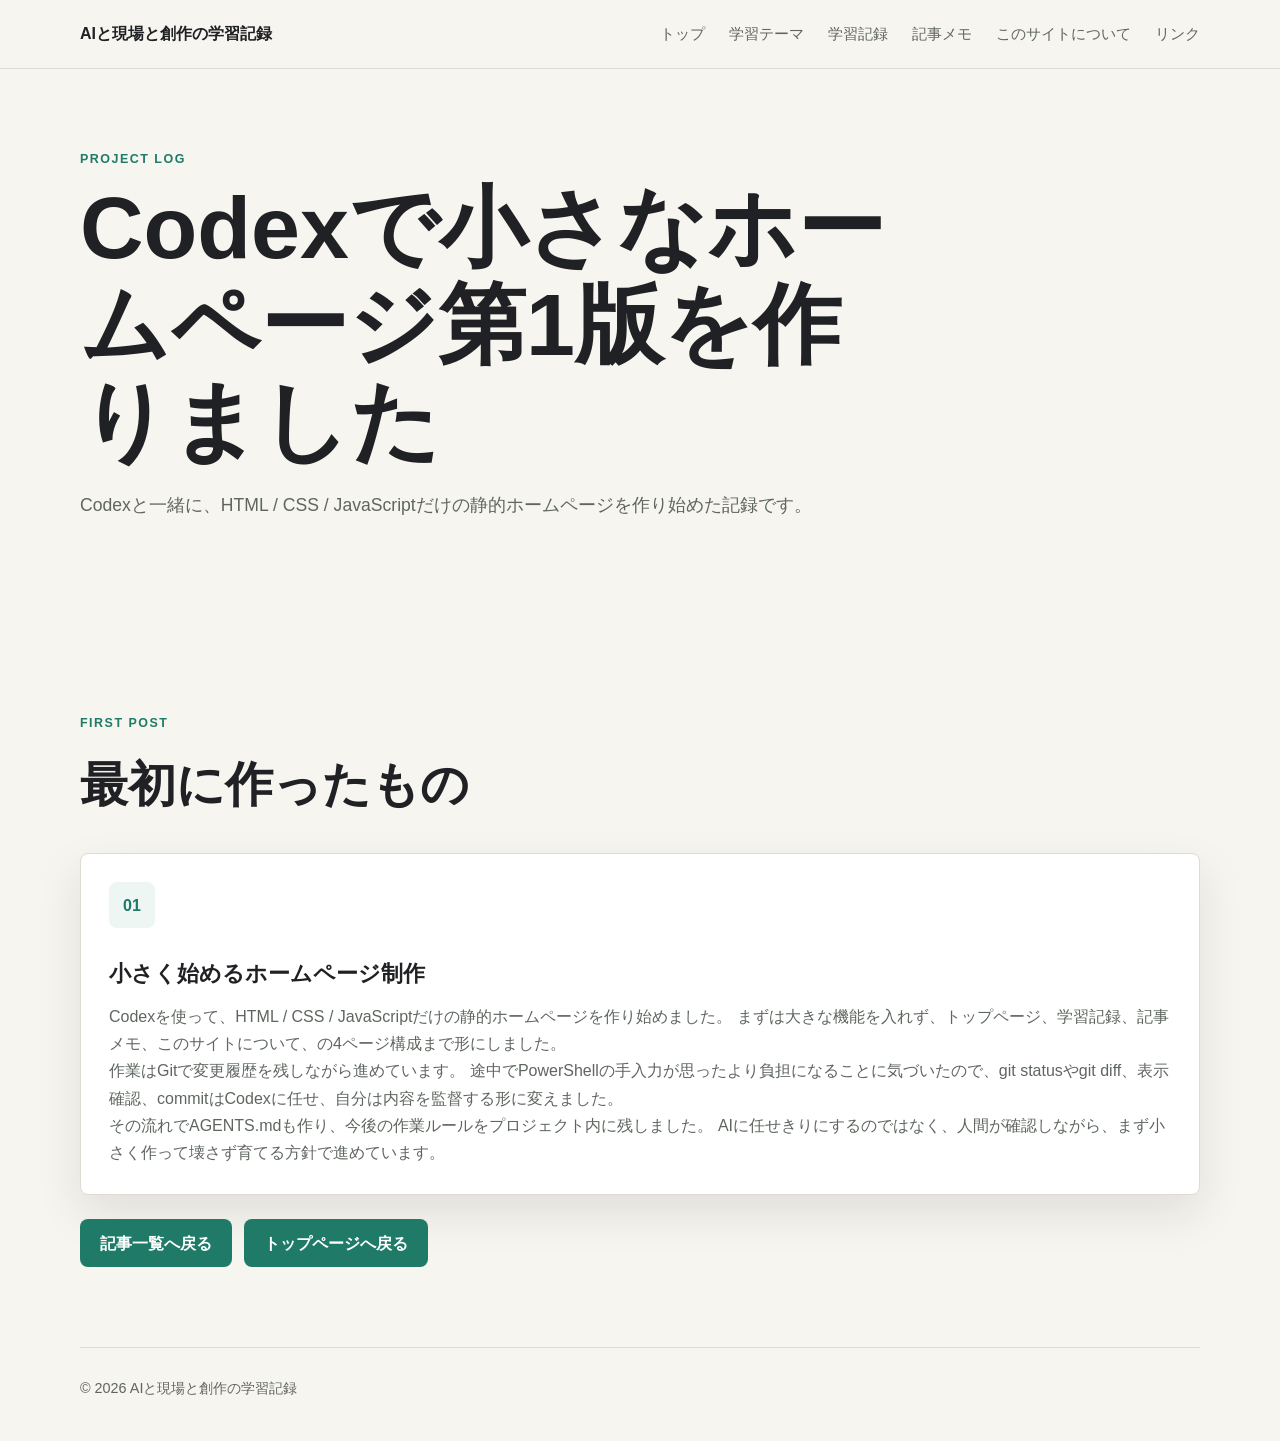
<file: posts/homepage-first-version.html>
<!DOCTYPE html>
<html lang="ja">
<head>
  <meta charset="UTF-8">
  <meta name="viewport" content="width=device-width, initial-scale=1.0">
  <title>Codexで小さなホームページ第1版を作りました | AIと現場と創作の学習記録</title>
  <link rel="stylesheet" href="../style.css">
</head>
<body>
  <header class="site-header">
    <nav class="nav" aria-label="メインナビゲーション">
      <a class="logo" href="../index.html">AIと現場と創作の学習記録</a>
      <button class="nav-toggle" type="button" aria-expanded="false" aria-controls="nav-links">
        <span class="nav-toggle-line"></span>
        <span class="nav-toggle-line"></span>
        <span class="nav-toggle-line"></span>
        <span class="sr-only">メニュー</span>
      </button>
      <ul class="nav-links" id="nav-links">
        <li><a href="../index.html">トップ</a></li>
        <li><a href="../index.html#topics">学習テーマ</a></li>
        <li><a href="../learning.html">学習記録</a></li>
        <li><a href="../articles.html">記事メモ</a></li>
        <li><a href="../about.html">このサイトについて</a></li>
        <li><a href="../index.html#links">リンク</a></li>
      </ul>
    </nav>
  </header>

  <main>
    <section class="section page-intro">
      <p class="eyebrow">Project Log</p>
      <h1>Codexで小さなホームページ第1版を作りました</h1>
      <p class="lead">
        Codexと一緒に、HTML / CSS / JavaScriptだけの静的ホームページを作り始めた記録です。
      </p>
    </section>

    <section class="section" aria-labelledby="post-title">
      <div class="section-heading">
        <p class="eyebrow">First Post</p>
        <h2 id="post-title">最初に作ったもの</h2>
      </div>

      <article class="topic-card">
        <div class="card-icon">01</div>
        <h3>小さく始めるホームページ制作</h3>
        <p>
          Codexを使って、HTML / CSS / JavaScriptだけの静的ホームページを作り始めました。
          まずは大きな機能を入れず、トップページ、学習記録、記事メモ、このサイトについて、の4ページ構成まで形にしました。
        </p>
        <p>
          作業はGitで変更履歴を残しながら進めています。
          途中でPowerShellの手入力が思ったより負担になることに気づいたので、git statusやgit diff、表示確認、commitはCodexに任せ、自分は内容を監督する形に変えました。
        </p>
        <p>
          その流れでAGENTS.mdも作り、今後の作業ルールをプロジェクト内に残しました。
          AIに任せきりにするのではなく、人間が確認しながら、まず小さく作って壊さず育てる方針で進めています。
        </p>
      </article>

      <div class="post-footer-nav">
        <a class="primary-link" href="../articles.html">記事一覧へ戻る</a>
        <a class="primary-link" href="../index.html">トップページへ戻る</a>
      </div>
    </section>
  </main>

  <footer class="site-footer">
    <p>&copy; 2026 AIと現場と創作の学習記録</p>
  </footer>

  <script src="../script.js"></script>
</body>
</html>
</file>
<file: style.css>
:root {
  --bg: #f7f5ef;
  --surface: #ffffff;
  --text: #202124;
  --muted: #5f665f;
  --line: #dedbd2;
  --accent: #1f7a68;
  --accent-dark: #16594c;
  --warm: #d8893a;
  --shadow: 0 18px 45px rgba(32, 33, 36, 0.1);
}

* {
  box-sizing: border-box;
}

html {
  scroll-behavior: smooth;
}

body {
  margin: 0;
  background: var(--bg);
  color: var(--text);
  font-family: -apple-system, BlinkMacSystemFont, "Segoe UI", sans-serif;
  line-height: 1.7;
}

a {
  color: inherit;
  text-decoration: none;
}

.site-header {
  position: sticky;
  top: 0;
  z-index: 10;
  background: rgba(247, 245, 239, 0.92);
  border-bottom: 1px solid var(--line);
  backdrop-filter: blur(12px);
}

.nav {
  display: flex;
  align-items: center;
  justify-content: space-between;
  width: min(1120px, calc(100% - 32px));
  min-height: 68px;
  margin: 0 auto;
}

.logo {
  font-weight: 700;
  letter-spacing: 0;
}

.nav-links {
  display: flex;
  align-items: center;
  gap: 24px;
  margin: 0;
  padding: 0;
  color: var(--muted);
  font-size: 0.95rem;
  list-style: none;
}

.nav-links a:hover {
  color: var(--accent);
}

.nav-toggle {
  display: none;
  width: 42px;
  height: 42px;
  padding: 0;
  background: var(--surface);
  border: 1px solid var(--line);
  border-radius: 8px;
  cursor: pointer;
}

.nav-toggle-line {
  display: block;
  width: 18px;
  height: 2px;
  margin: 4px auto;
  background: var(--text);
}

.sr-only {
  position: absolute;
  width: 1px;
  height: 1px;
  overflow: hidden;
  clip: rect(0, 0, 0, 0);
  white-space: nowrap;
}

.hero {
  display: grid;
  min-height: calc(100vh - 68px);
  padding: 72px 16px 96px;
  place-items: center;
  background:
    linear-gradient(135deg, rgba(31, 122, 104, 0.16), transparent 38%),
    linear-gradient(315deg, rgba(216, 137, 58, 0.2), transparent 36%),
    var(--bg);
}

.hero-content {
  width: min(900px, 100%);
}

.page-intro {
  padding-top: 96px;
  padding-bottom: 40px;
}

.eyebrow {
  margin: 0 0 10px;
  color: var(--accent);
  font-size: 0.78rem;
  font-weight: 700;
  letter-spacing: 0.12em;
  text-transform: uppercase;
}

h1,
h2,
h3,
p {
  margin-top: 0;
}

h1 {
  max-width: 820px;
  margin-bottom: 20px;
  font-size: clamp(2.25rem, 8vw, 5.5rem);
  line-height: 1.1;
}

.lead {
  max-width: 760px;
  margin-bottom: 32px;
  color: var(--muted);
  font-size: 1.1rem;
}

.hero-visual {
  width: min(680px, 100%);
  margin-bottom: 32px;
}

.visual-card {
  padding: 18px;
  background: rgba(255, 255, 255, 0.72);
  border: 1px solid var(--line);
  border-radius: 8px;
  box-shadow: var(--shadow);
}

/* Future images can replace the placeholder inside .visual-card. */
.visual-placeholder {
  display: grid;
  min-height: 180px;
  margin-bottom: 16px;
  place-items: center;
  background:
    linear-gradient(135deg, rgba(31, 122, 104, 0.16), transparent 44%),
    linear-gradient(315deg, rgba(216, 137, 58, 0.22), transparent 40%),
    #eef6f4;
  border: 1px dashed rgba(31, 122, 104, 0.45);
  border-radius: 8px;
  color: var(--accent-dark);
  font-weight: 800;
}

.visual-image {
  display: block;
  width: 100%;
  aspect-ratio: 16 / 9;
  margin-bottom: 16px;
  object-fit: cover;
  border-radius: 8px;
}

.visual-note {
  margin-bottom: 0;
  color: var(--muted);
}

.primary-link {
  display: inline-flex;
  align-items: center;
  min-height: 48px;
  padding: 0 20px;
  background: var(--accent);
  color: #ffffff;
  border-radius: 8px;
  font-weight: 700;
  transition: background 0.2s ease, transform 0.2s ease;
}

.primary-link:hover {
  background: var(--accent-dark);
  transform: translateY(-2px);
}

.post-footer-nav {
  display: flex;
  flex-wrap: wrap;
  gap: 12px;
  margin-top: 24px;
}

.section {
  width: min(1120px, calc(100% - 32px));
  margin: 0 auto;
  padding: 80px 0;
}

.section-heading {
  margin-bottom: 28px;
}

.section-heading h2 {
  margin-bottom: 0;
  font-size: clamp(1.8rem, 4vw, 3rem);
}

.card-grid {
  display: grid;
  grid-template-columns: repeat(3, minmax(0, 1fr));
  gap: 20px;
}

.learning-grid {
  grid-template-columns: repeat(2, minmax(0, 1fr));
}

.topic-card {
  min-height: 250px;
  padding: 28px;
  background: var(--surface);
  border: 1px solid var(--line);
  border-radius: 8px;
  box-shadow: var(--shadow);
}

.card-icon {
  display: inline-grid;
  width: 46px;
  height: 46px;
  margin-bottom: 28px;
  place-items: center;
  background: #eef6f4;
  color: var(--accent);
  border-radius: 8px;
  font-weight: 800;
}

.post-thumbnail-placeholder {
  display: grid;
  min-height: 140px;
  margin-bottom: 18px;
  place-items: center;
  background: #eef6f4;
  border: 1px dashed rgba(31, 122, 104, 0.45);
  border-radius: 8px;
  color: var(--accent-dark);
  font-weight: 800;
}

.post-thumbnail-image {
  display: block;
  width: 100%;
  aspect-ratio: 16 / 9;
  margin-bottom: 18px;
  object-fit: cover;
  border-radius: 8px;
}

.topic-card h3 {
  margin-bottom: 10px;
  font-size: 1.35rem;
}

.topic-card p {
  margin-bottom: 0;
  color: var(--muted);
}

.link-section {
  padding-top: 32px;
}

.link-list {
  display: grid;
  grid-template-columns: repeat(3, minmax(0, 1fr));
  gap: 14px;
}

.link-list a {
  display: flex;
  align-items: center;
  justify-content: center;
  min-height: 64px;
  padding: 12px 16px;
  background: var(--text);
  color: #ffffff;
  border-radius: 8px;
  font-weight: 700;
  transition: background 0.2s ease, transform 0.2s ease;
}

.link-list a:hover {
  background: var(--warm);
  transform: translateY(-2px);
}

.site-footer {
  width: min(1120px, calc(100% - 32px));
  margin: 0 auto;
  padding: 28px 0 40px;
  color: var(--muted);
  border-top: 1px solid var(--line);
  font-size: 0.9rem;
}

.site-footer p {
  margin: 0;
}

@media (max-width: 760px) {
  .nav {
    position: relative;
  }

  .logo {
    max-width: 230px;
    font-size: 0.94rem;
    line-height: 1.35;
  }

  .nav-toggle {
    display: block;
  }

  .nav-links {
    position: absolute;
    top: 68px;
    right: 0;
    left: 0;
    display: none;
    flex-direction: column;
    align-items: stretch;
    gap: 0;
    padding: 8px;
    background: var(--surface);
    border: 1px solid var(--line);
    border-radius: 8px;
    box-shadow: var(--shadow);
  }

  .nav-links.is-open {
    display: flex;
  }

  .nav-links a {
    display: block;
    padding: 12px;
  }

  .hero {
    min-height: auto;
    padding-top: 72px;
    padding-bottom: 72px;
  }

  .lead {
    font-size: 1rem;
  }

  .section {
    padding: 56px 0;
  }

  .card-grid,
  .learning-grid,
  .link-list {
    grid-template-columns: 1fr;
  }

  .topic-card {
    min-height: auto;
    padding: 24px;
  }
}
</file>
